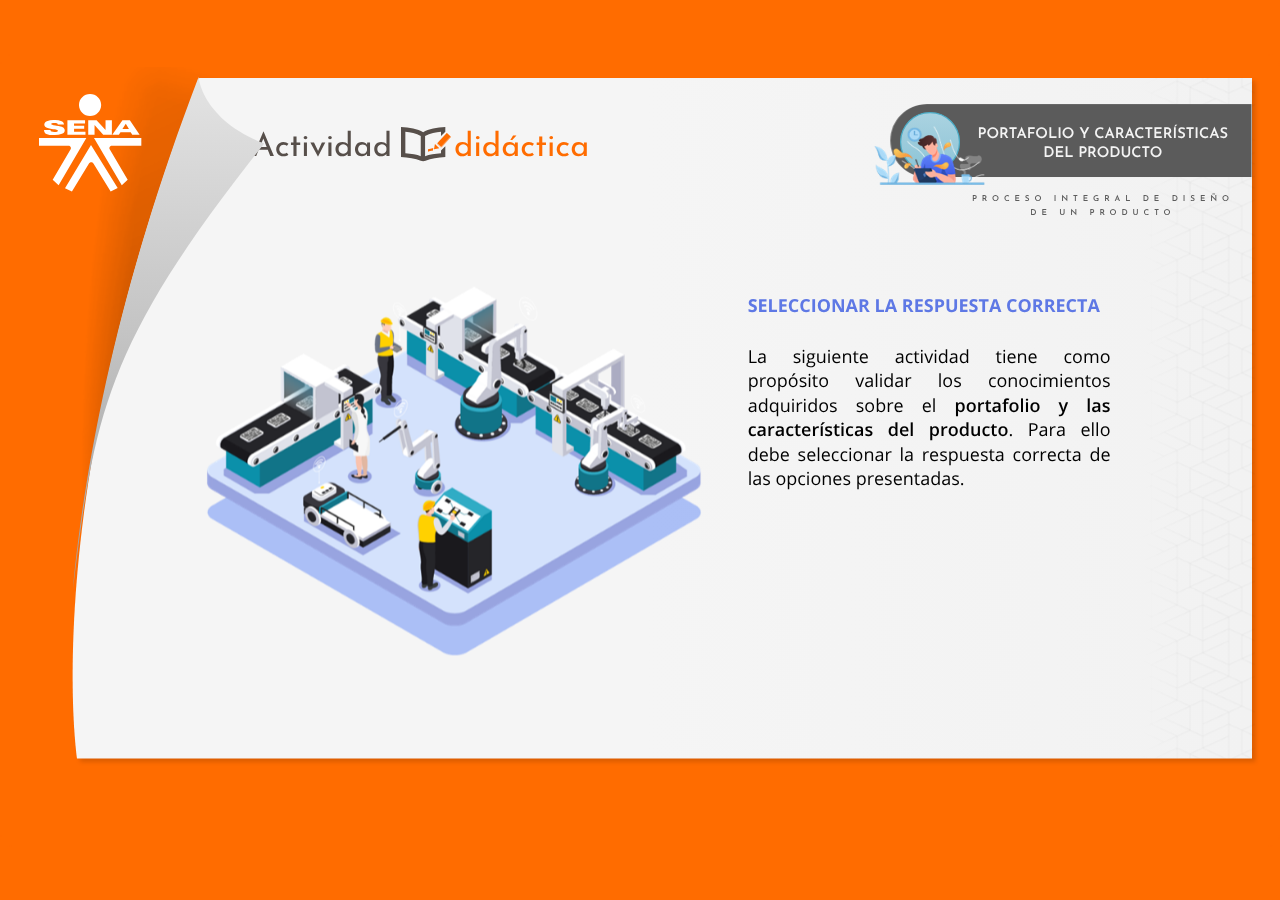
<file: public/media/actividad-1/index.html>
<!DOCTYPE html>
<html lang="es">
<head>
  <meta charset="utf-8">
  <!-- Creado con Storyline 360 - http://www.articulate.com  -->
  <!-- version: 3.41.22509.0 -->
  <title>SENA - Actividad Did&#225;ctica 04</title>
  <meta http-equiv="x-ua-compatible" content="IE=edge" />
  <meta name="viewport" content="width=device-width, initial-scale=1.0, user-scalable=no, shrink-to-fit=no, minimal-ui" />
  <meta name="apple-mobile-web-app-capable" content="yes" />
  <style>
    html, body { height: 100%; padding: 0; margin: 0 }
    #app { height: 100%; width: 100%; }
  </style>
  
  <script>window.THREE = { };</script>
</head>
<body style="background: #FF6C00" class="cs-HTML theme-classic">
  <!-- 360 -->
  <script>!function(e){function n(e,i){return e.test(i)}function i(e){var i=e||navigator.userAgent,o=i.split("[FBAN");if(void 0!==o[1]&&(i=o[0]),this.apple={phone:n(t,i),ipod:n(d,i),tablet:!n(t,i)&&n(s,i),device:n(t,i)||n(d,i)||n(s,i)},this.amazon={phone:n(h,i),tablet:!n(h,i)&&n(a,i),device:n(h,i)||n(a,i)},this.android={phone:n(h,i)||n(b,i),tablet:!n(h,i)&&!n(b,i)&&(n(a,i)||n(r,i)),device:n(h,i)||n(a,i)||n(b,i)||n(r,i)},this.windows={phone:n(l,i),tablet:n(p,i),device:n(l,i)||n(p,i)},this.other={blackberry:n(f,i),blackberry10:n(u,i),opera:n(c,i),firefox:n(A,i),chrome:n(w,i),device:n(f,i)||n(u,i)||n(c,i)||n(A,i)||n(w,i)},this.seven_inch=n(v,i),this.any=this.apple.device||this.android.device||this.windows.device||this.other.device||this.seven_inch,this.phone=this.apple.phone||this.android.phone||this.windows.phone,this.tablet=this.apple.tablet||this.android.tablet||this.windows.tablet,"undefined"==typeof window)return this}function o(){var e=new i;return e.Class=i,e}var t=/iPhone/i,d=/iPod/i,s=/iPad/i,b=/(?=.*\bAndroid\b)(?=.*\bMobile\b)/i,r=/Android/i,h=/(?=.*\bAndroid\b)(?=.*\bSD4930UR\b)/i,a=/(?=.*\bAndroid\b)(?=.*\b(?:KFOT|KFTT|KFJWI|KFJWA|KFSOWI|KFTHWI|KFTHWA|KFAPWI|KFAPWA|KFARWI|KFASWI|KFSAWI|KFSAWA)\b)/i,l=/IEMobile/i,p=/(?=.*\bWindows\b)(?=.*\bARM\b)/i,f=/BlackBerry/i,u=/BB10/i,c=/Opera Mini/i,w=/(CriOS|Chrome)(?=.*\bMobile\b)/i,A=/(?=.*\bFirefox\b)(?=.*\bMobile\b)/i,v=new RegExp("(?:Nexus 7|BNTV250|Kindle Fire|Silk|GT-P1000)","i");"undefined"!=typeof module&&module.exports&&"undefined"==typeof window?module.exports=i:"undefined"!=typeof module&&module.exports&&"undefined"!=typeof window?module.exports=o():"function"==typeof define&&define.amd?define("isMobile",[],e.isMobile=o()):e.isMobile=o()}(this);
    window.isMobile.apple.tablet = window.isMobile.apple.tablet ||
      (navigator.platform === 'MacIntel' && navigator.maxTouchPoints > 1);
    window.isMobile.apple.device = window.isMobile.apple.device || window.isMobile.apple.tablet;
    window.isMobile.tablet = window.isMobile.tablet || window.isMobile.apple.tablet;
    window.isMobile.any = window.isMobile.any || window.isMobile.apple.tablet;
  </script>

  <div id="focus-sink" aria-hidden="true" tabIndex="-1"></div>

  <div id="preso"></div>
  <script>
    window.DS = {};
    window.globals = {
      DATA_PATH_BASE: '',
      HAS_FRAME: true,
      HAS_SLIDE: true,

      lmsPresent: false,
      tinCanPresent: false,
      cmi5Present: false,
      aoSupport: false,
      scale: 'show all',
      captureRc: false,
      browserSize: 'optimal',
      bgColor: '#FF6C00',
      features: '',
      themeName: 'classic',
      preloaderColor: '#FFFFFF',
      suppressAnalytics: false,
      productChannel: 'stable',
      publishSource: 'storyline',
      aid: 'aid|942dc008-53e3-4bf8-be6b-c91d208d2bb5',
      cid: '28d42804-2ecf-4c5a-861e-de1da69d1401',
      playerVersion: '3.41.22509.0',
      maxIosVideoElements: 5,

      
      parseParams: function(qs) {
        if (window.globals.parsedParams != null) {
          return window.globals.parsedParams;
        }
        qs = (qs || window.location.search.substr(1)).split('+').join(' ');
        var params = {},
            tokens,
            re = /[?&]?([^=]+)=([^&]*)/g;

        while (tokens = re.exec(qs)) {
          params[decodeURIComponent(tokens[1]).trim()] =
            decodeURIComponent(tokens[2]).trim();
        }
        window.globals.parsedParams = params;
        return params;
      }

    };

    (function() {

      var classTypes = [ 'desktop', 'mobile', 'phone', 'tablet' ];

      var addDeviceClasses = function(prefix, testObj) {
        var curr, i;
        for (i = 0; i < classTypes.length; i++) {
          curr = classTypes[i];
          if (testObj[curr]) {
            document.body.classList.add(prefix + curr);
          }
        }
      };

      var params = window.globals.parseParams(),
          isDevicePreview = params.devicepreview === '1',
          isPhoneOverride = params.deviceType === 'phone' || (isDevicePreview && params.phone == '1'),
          isTabletOverride = (params.deviceType === 'tablet' || isDevicePreview) && !isPhoneOverride,
          isMobileOverride = isPhoneOverride || isTabletOverride;

      var deviceView = {
        desktop: !window.isMobile.any && !isMobileOverride,
        mobile: window.isMobile.any || isMobileOverride,
        phone: isPhoneOverride || (window.isMobile.phone && !isTabletOverride),
        tablet: isTabletOverride || window.isMobile.tablet
      };

      window.globals.deviceView = deviceView;
      window.isMobile.desktop = !window.isMobile.any;
      window.isMobile.mobile = window.isMobile.any;

      addDeviceClasses('view-', deviceView);

    })();
  </script>
  
  <script src='story_content/user.js' type=text/javascript></script>
  <div class="slide-loader"></div>

  <script type="text/javascript">
    if (window.globals.deviceView.isMobile) { var doc = document, loader = doc.body.querySelector('.slide-loader'); [ 1, 2, 3 ].forEach(function(n) { var d = doc.createElement('div'); d.style.backgroundColor = window.globals.preloaderColor; d.classList.add('mobile-loader-dot'); d.classList.add('dot' + n); loader.appendChild(d); }); }
  </script>

  <div class="mobile-load-title-overlay" style="display: none">
    <div class="mobile-load-title">SENA - Actividad Did&#225;ctica 04</div>
  </div>

  <div class="mobile-chrome-warning"></div>

  <script>
    
    if (window.autoSpider && window.vInterfaceObject) {
      document.querySelector('.mobile-load-title-overlay').style.display = 'none';
    }
  </script>

  

  <link rel="stylesheet" href="html5/data/css/output.min.css" data-noprefix />
</body>
<script src="html5/lib/scripts/ds-bootstrap.min.js"></script>
</html>
</file>
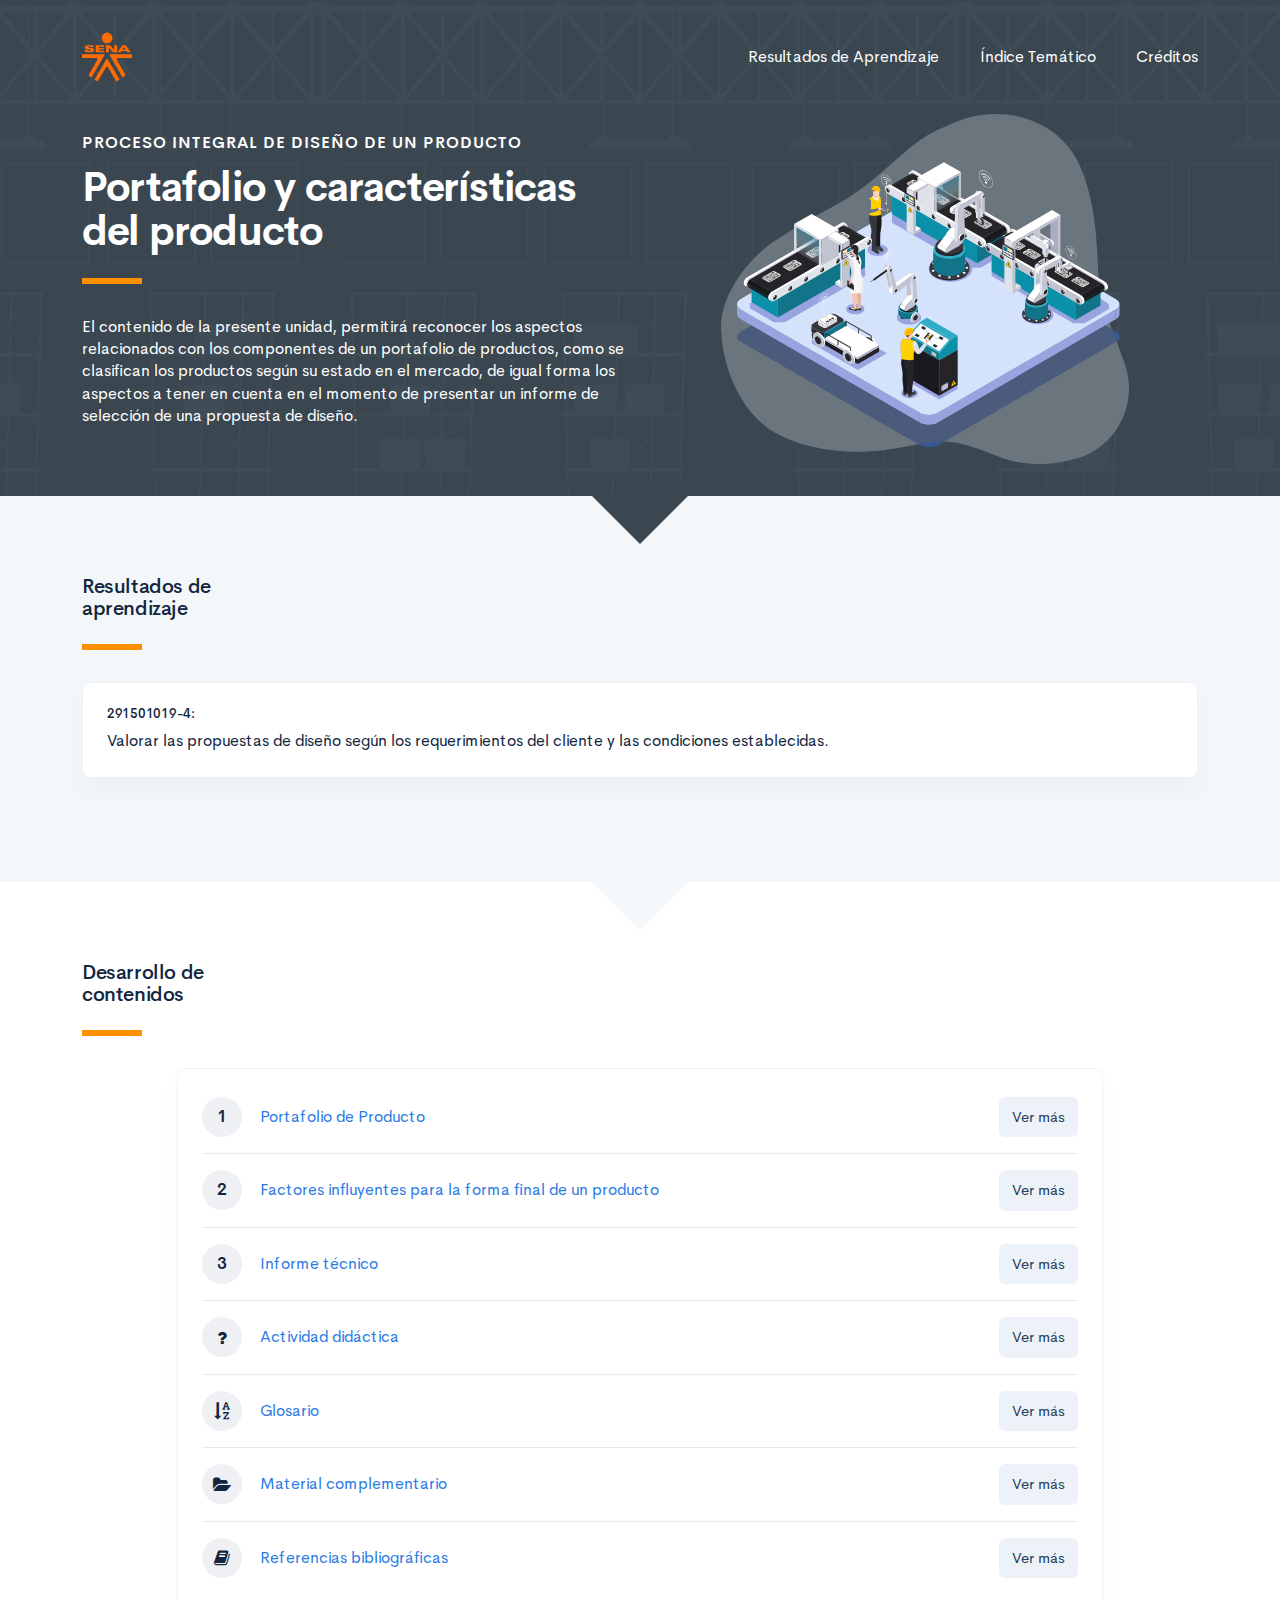
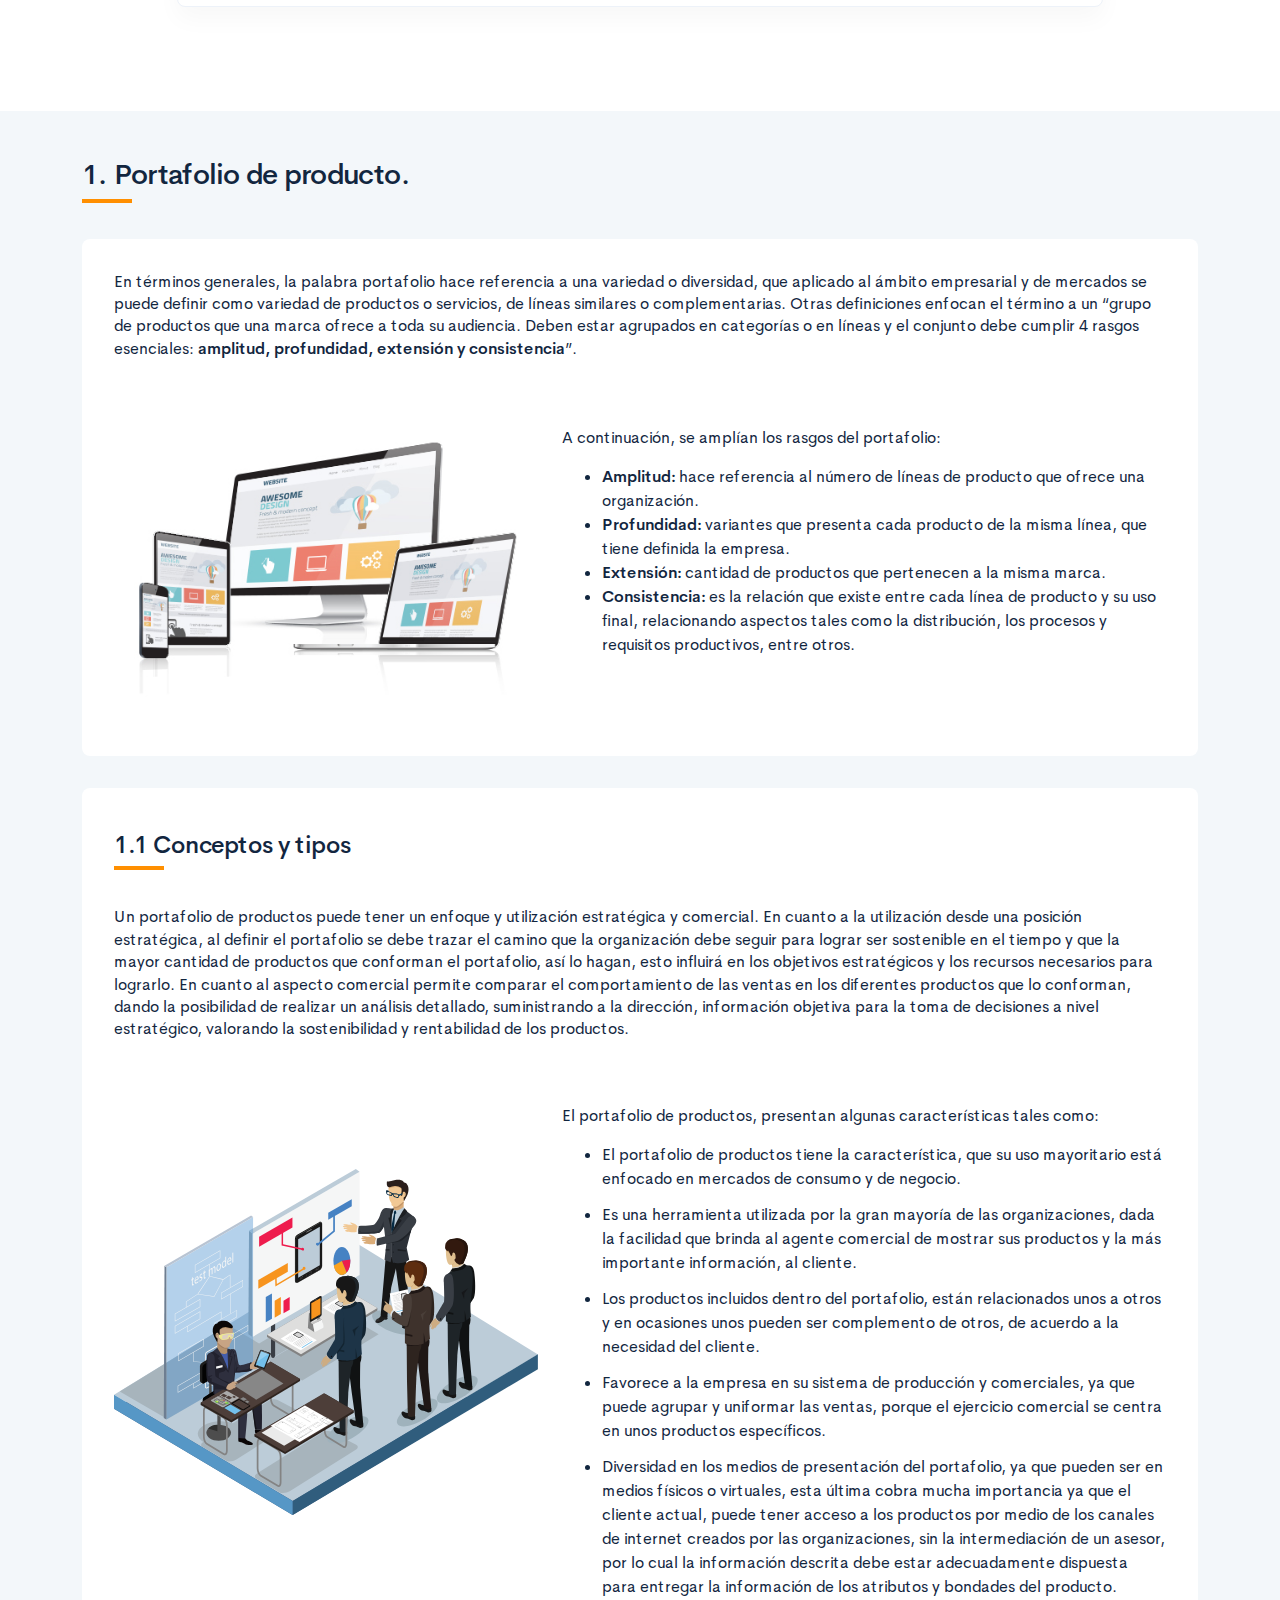
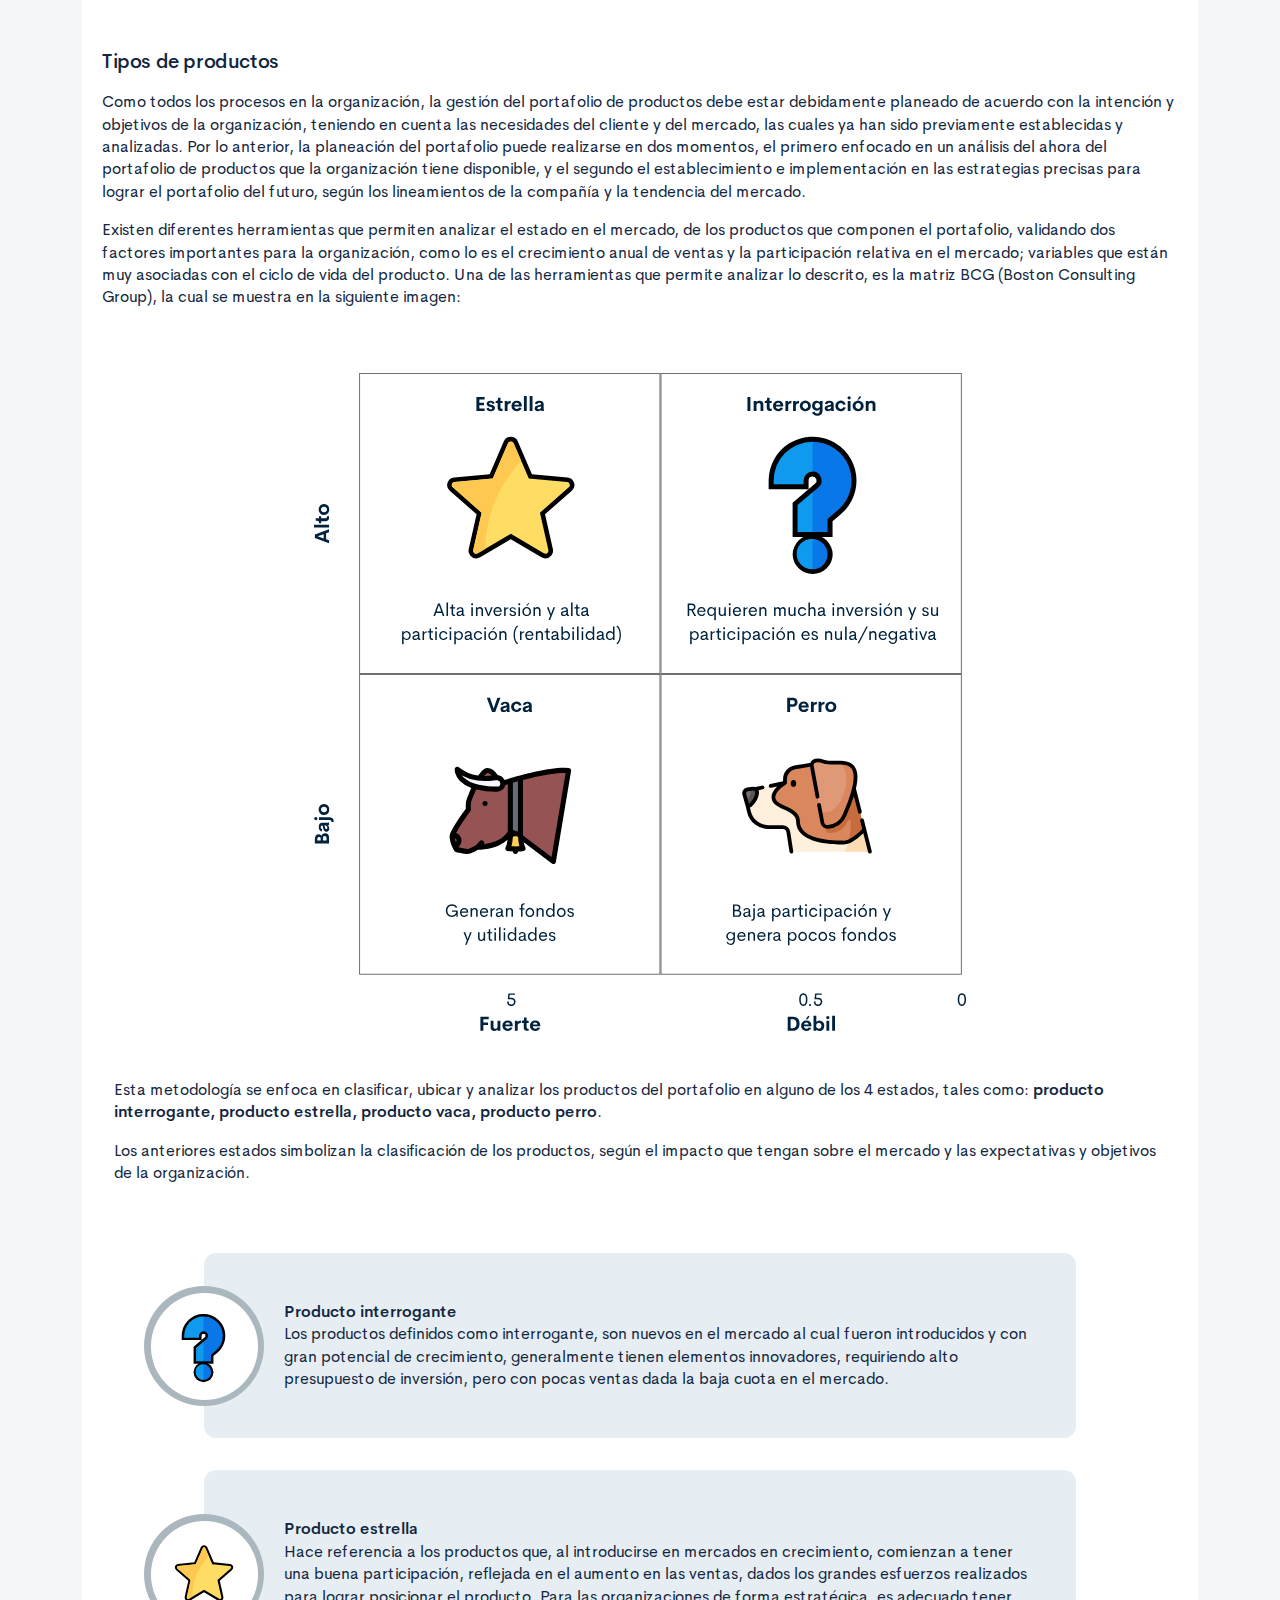
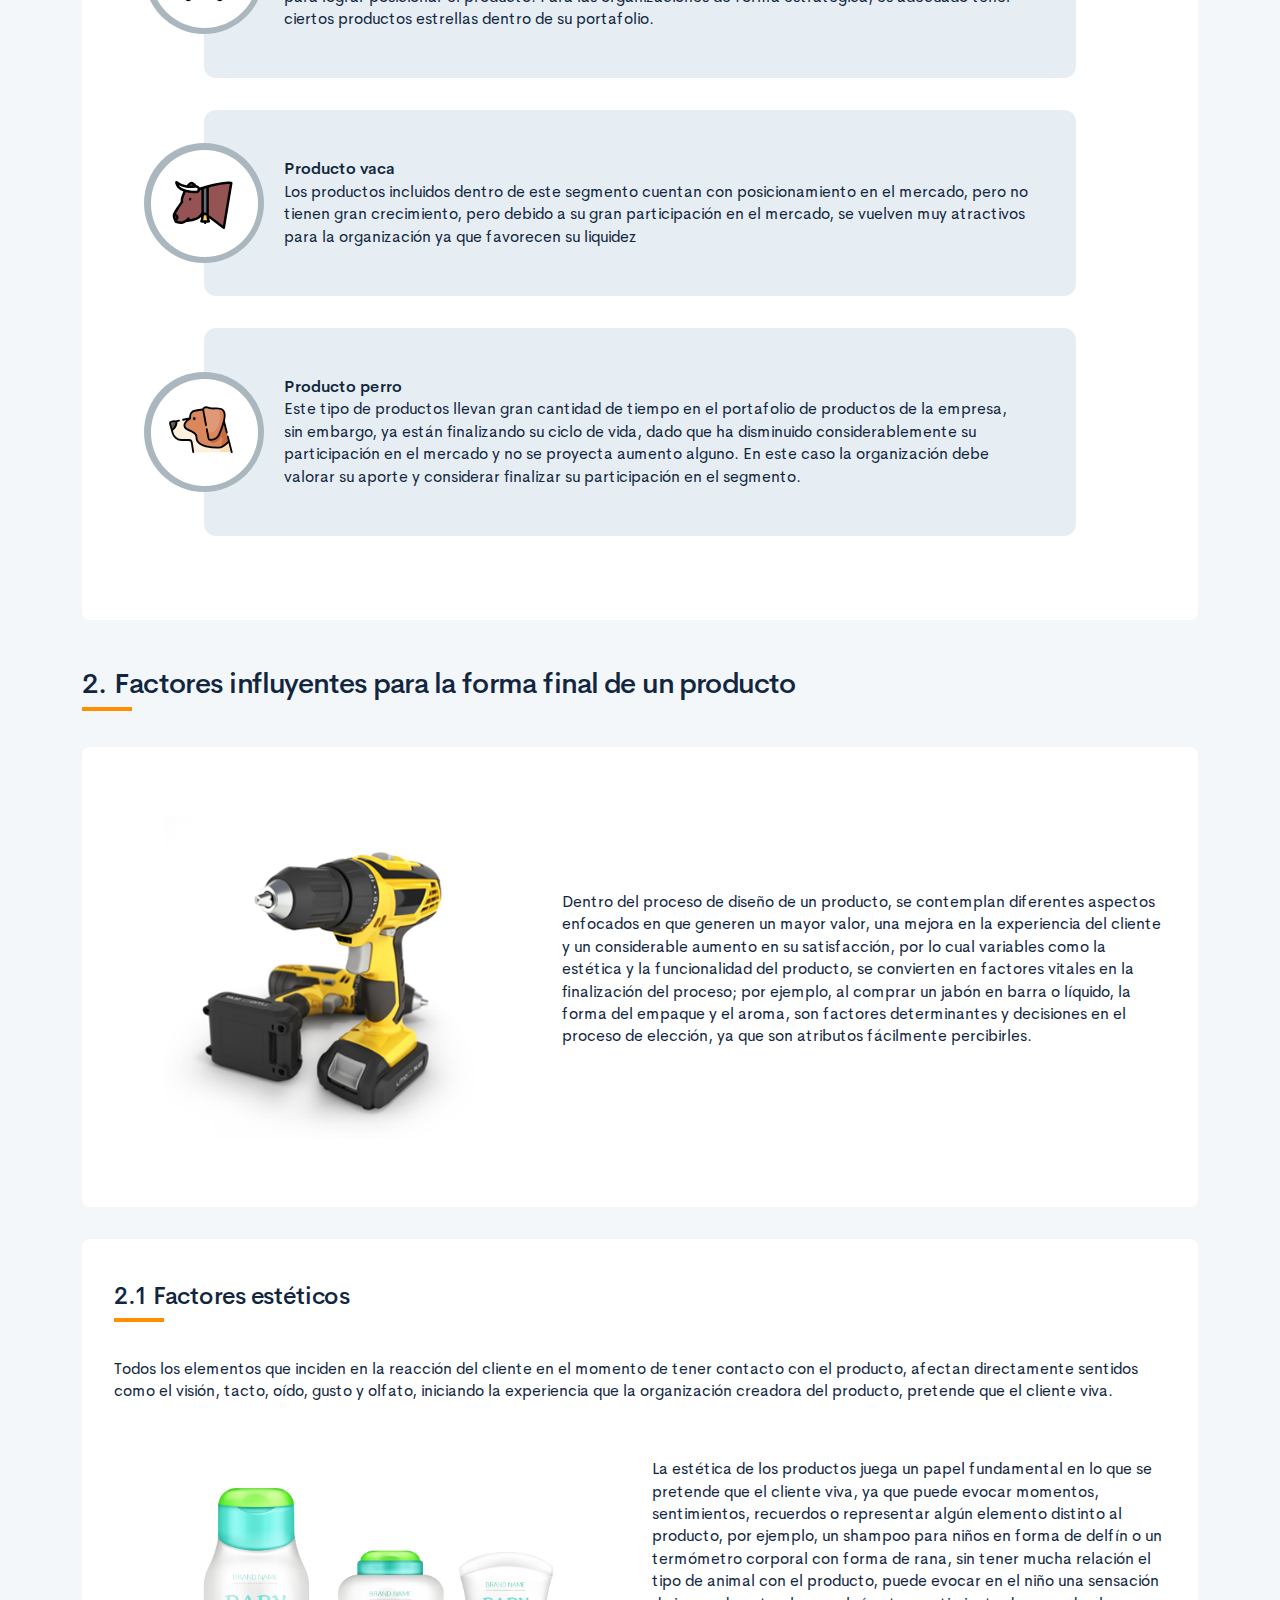
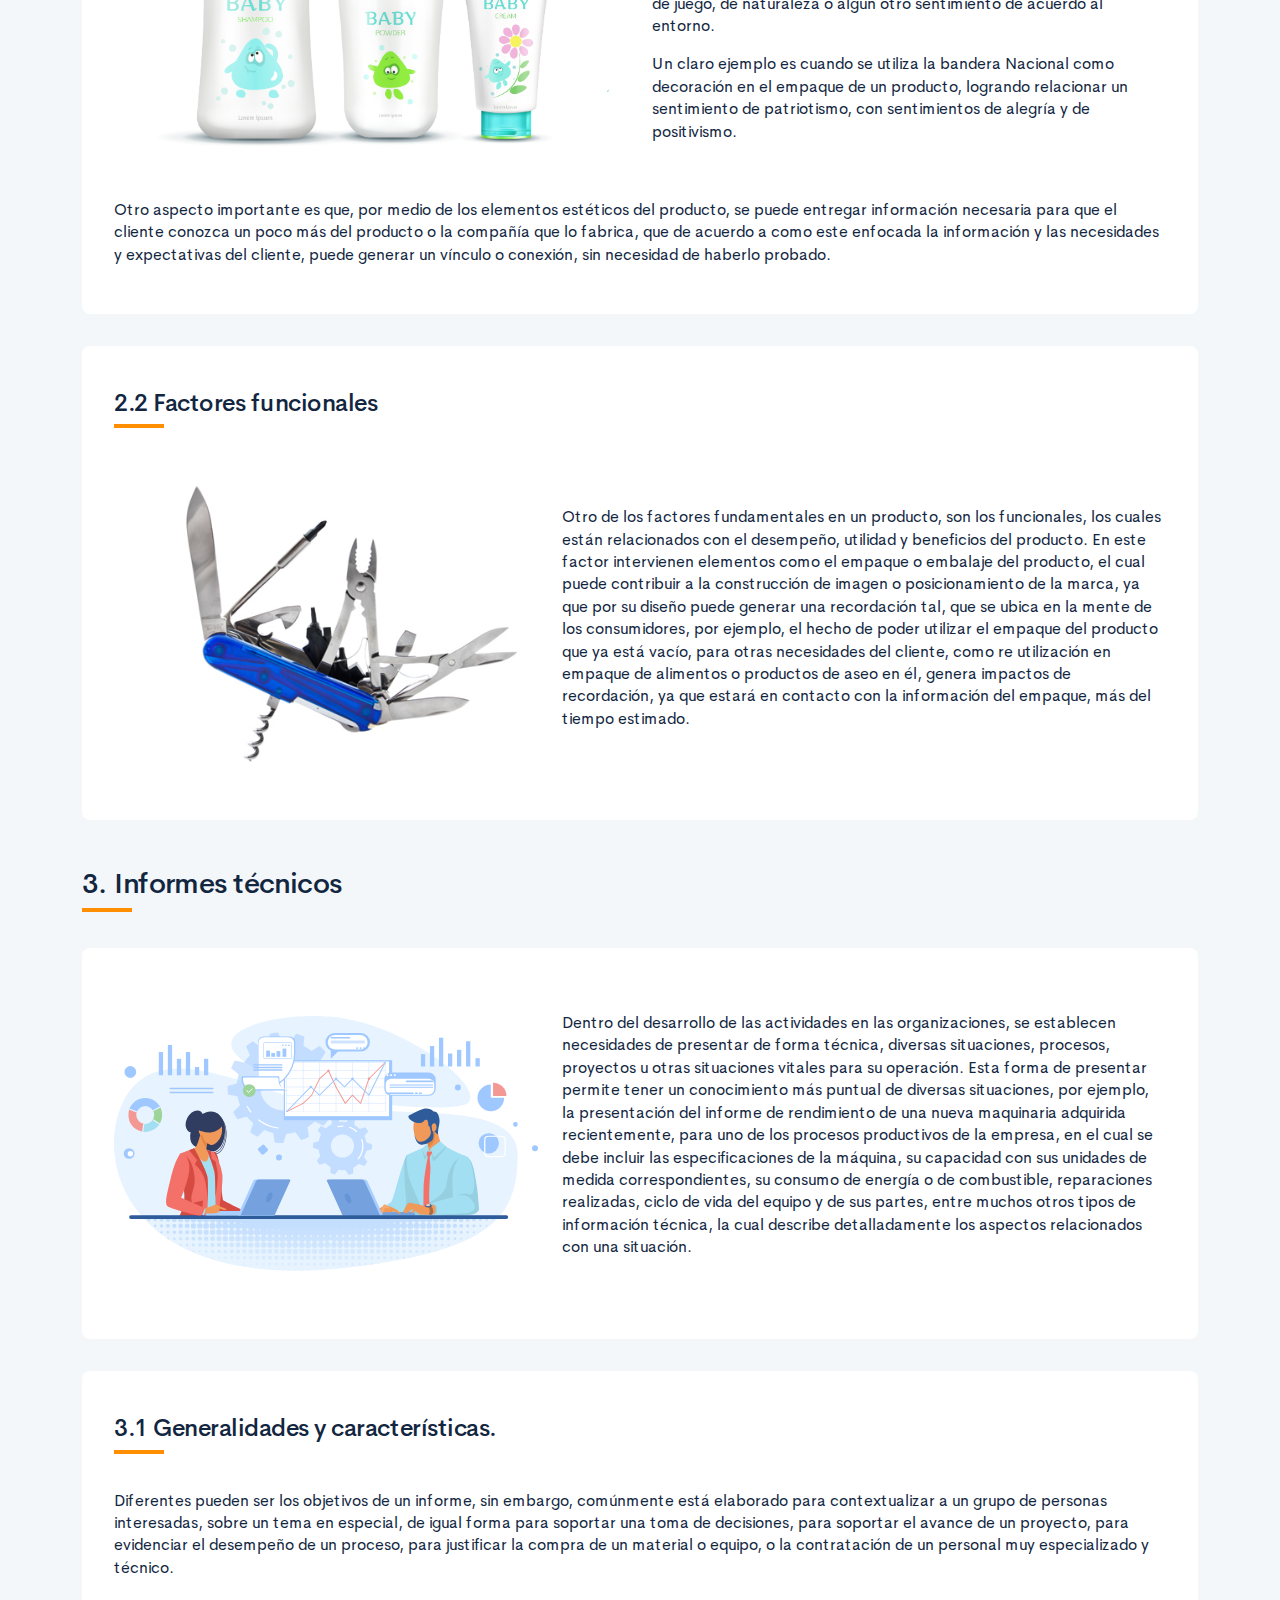
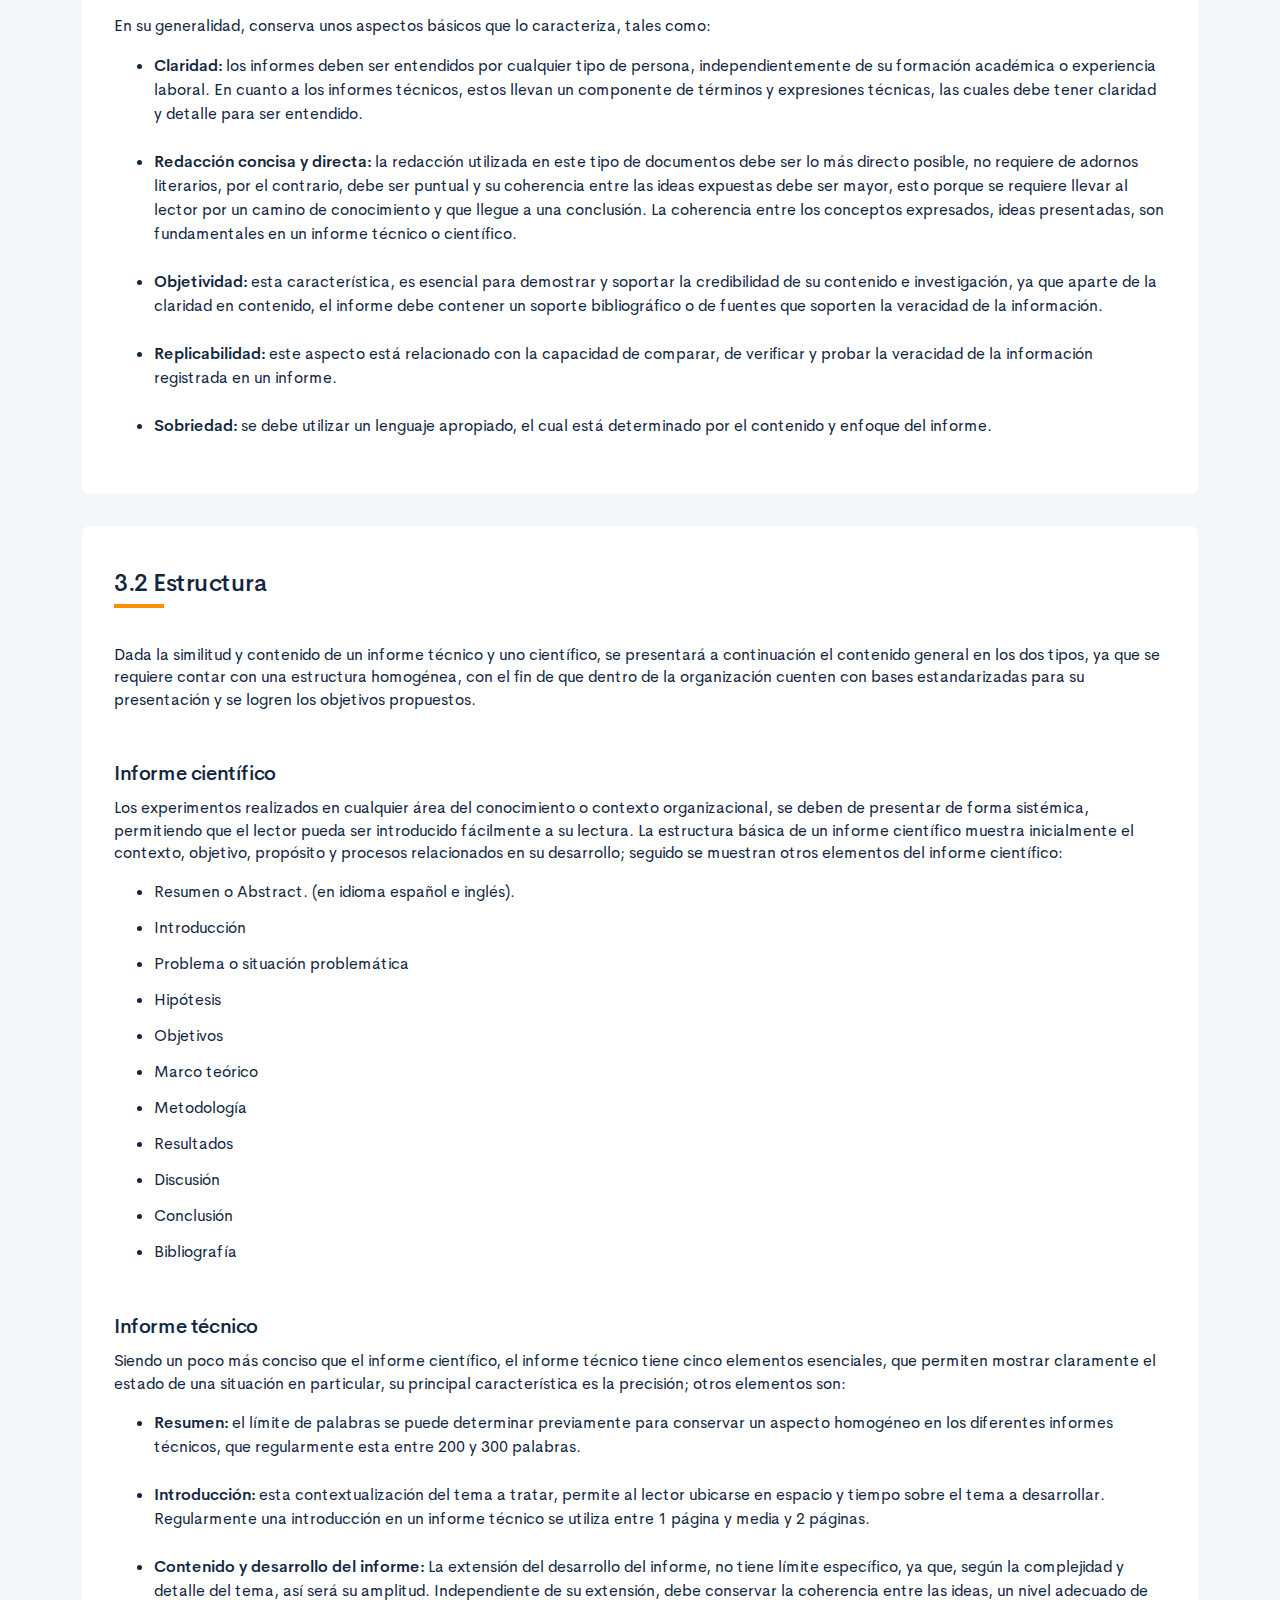
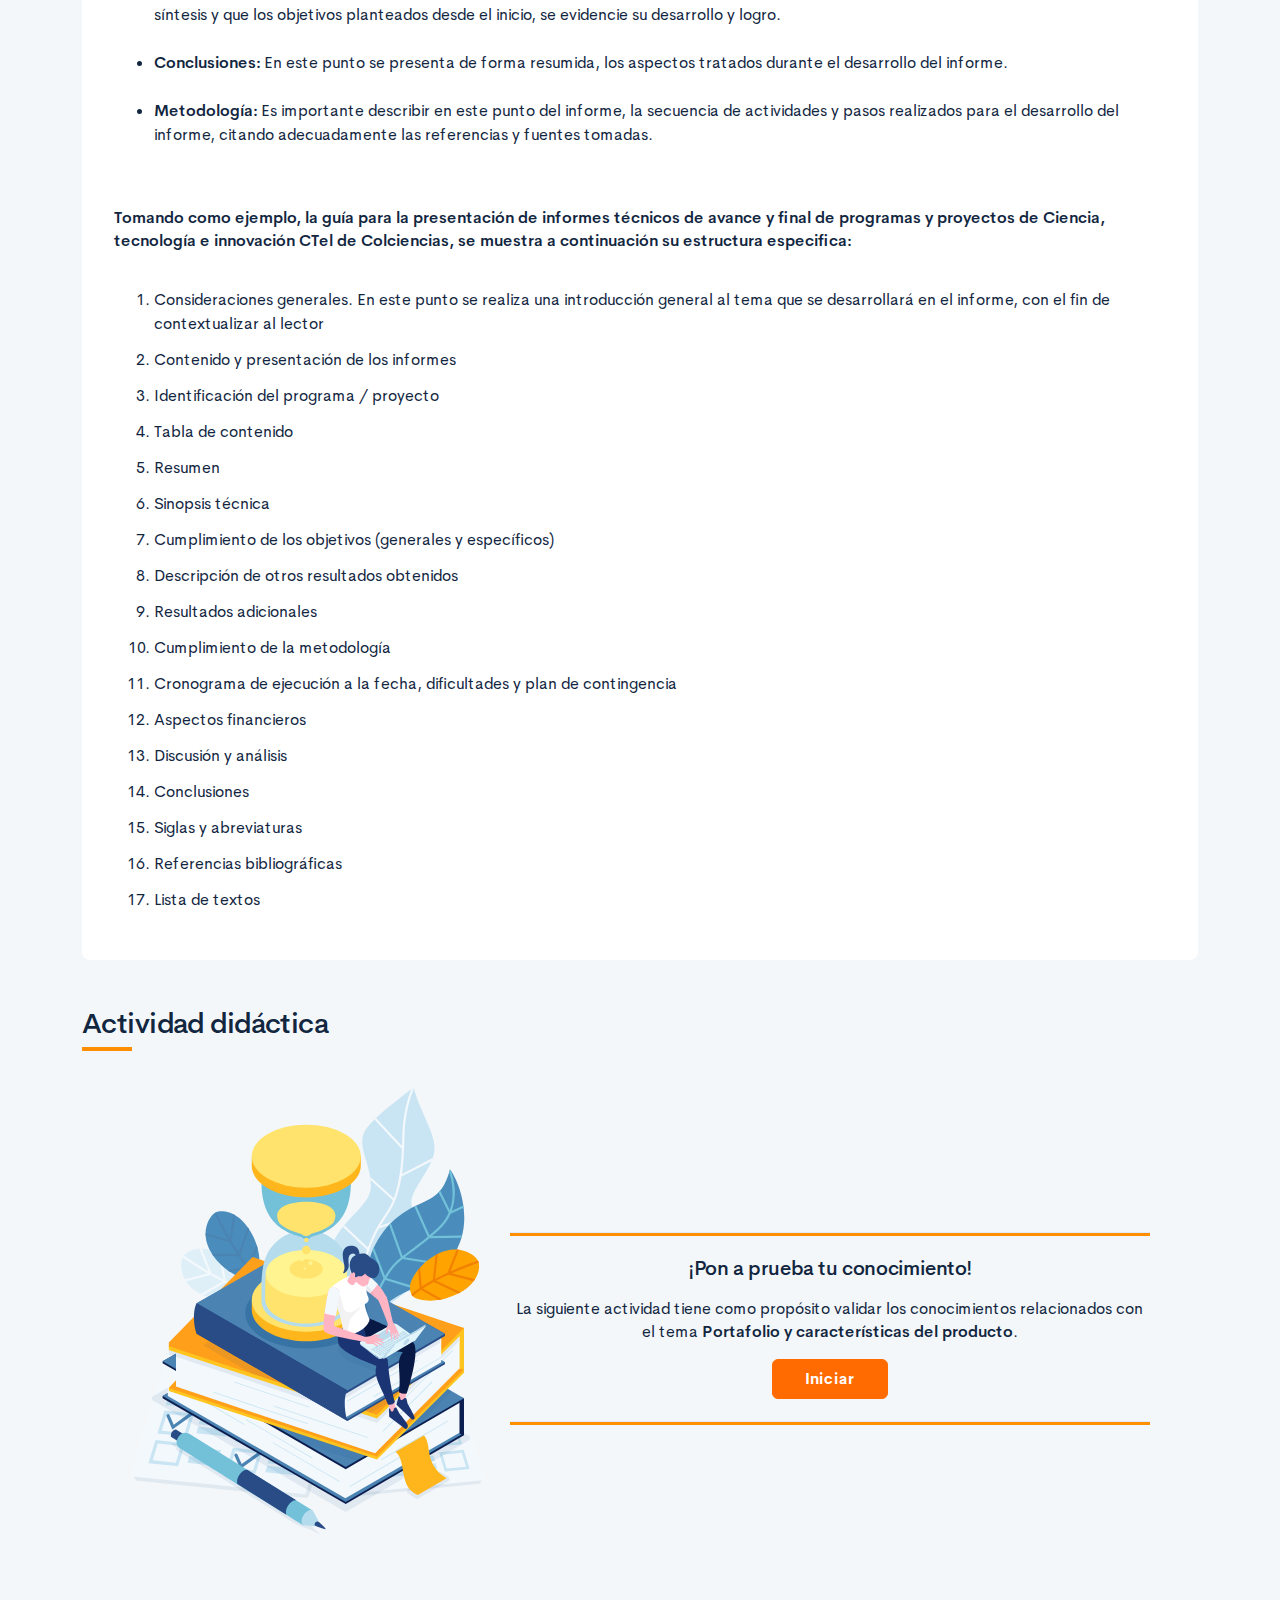
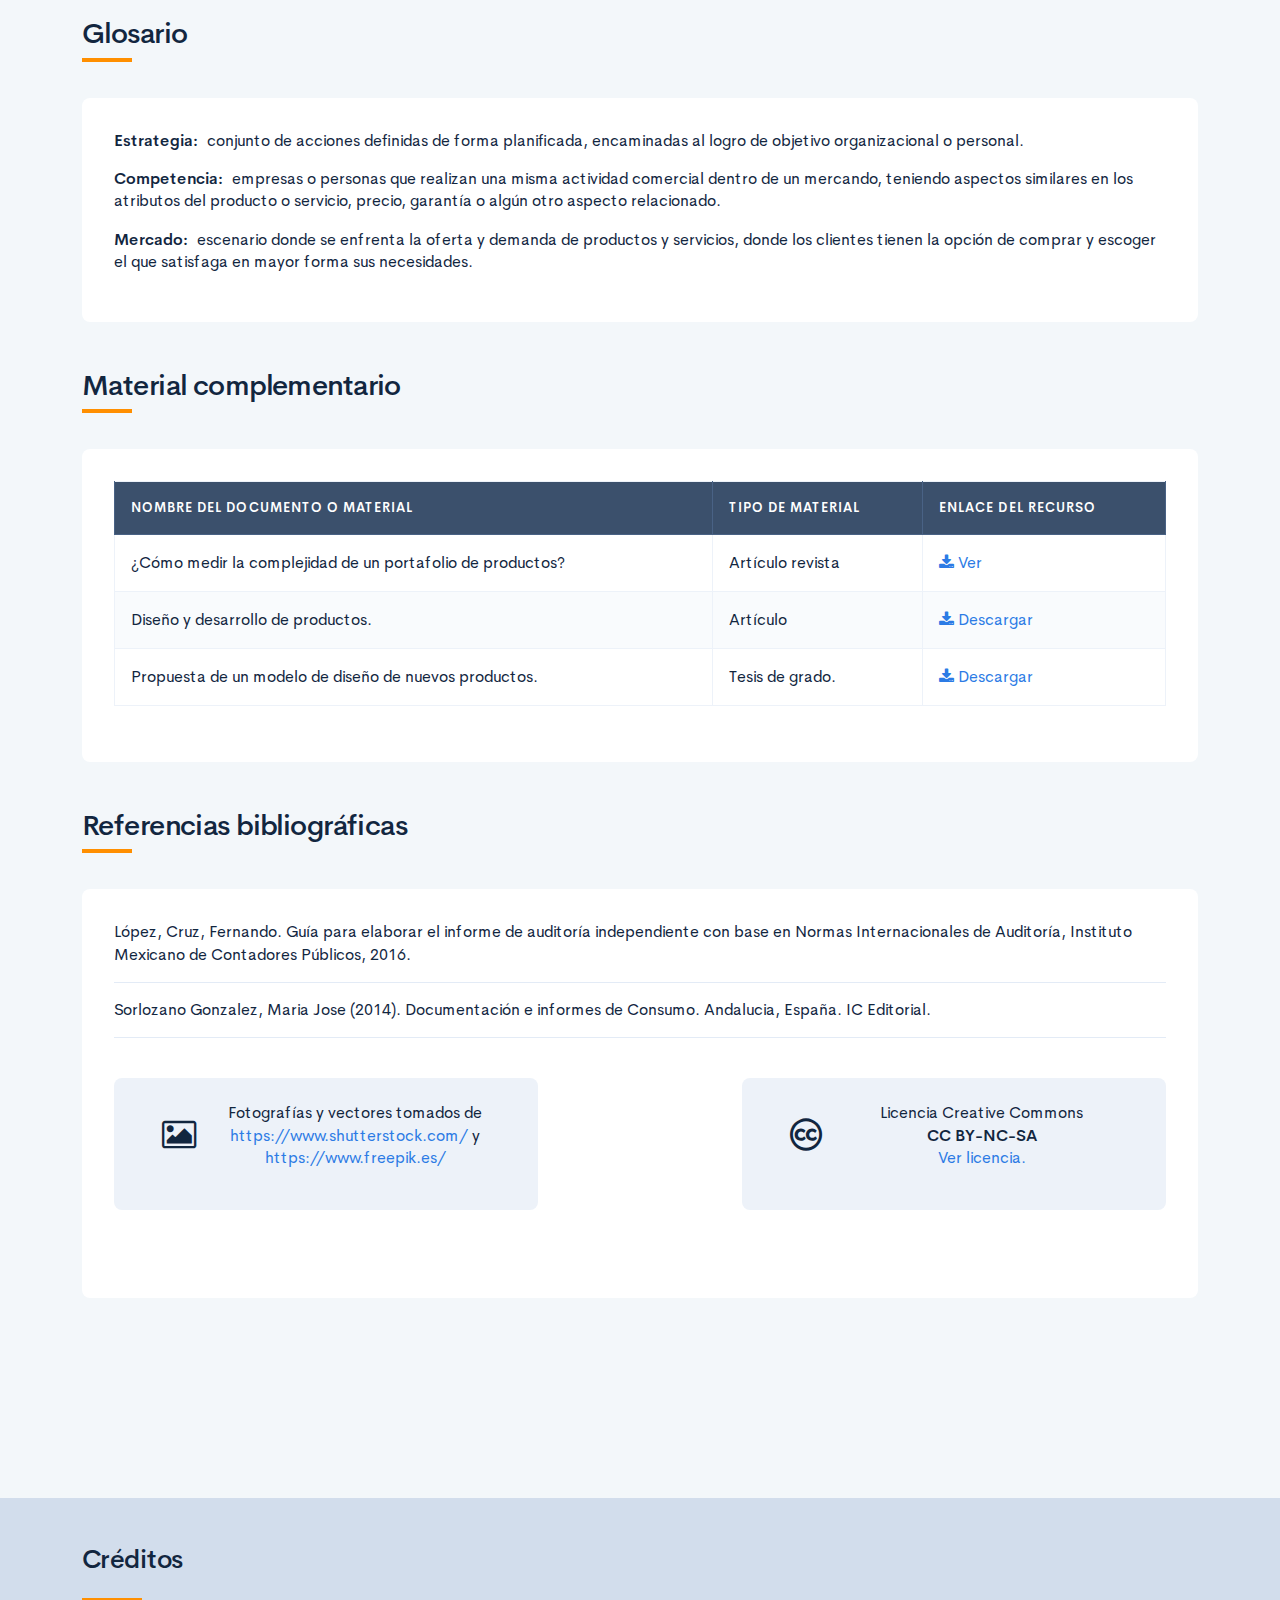
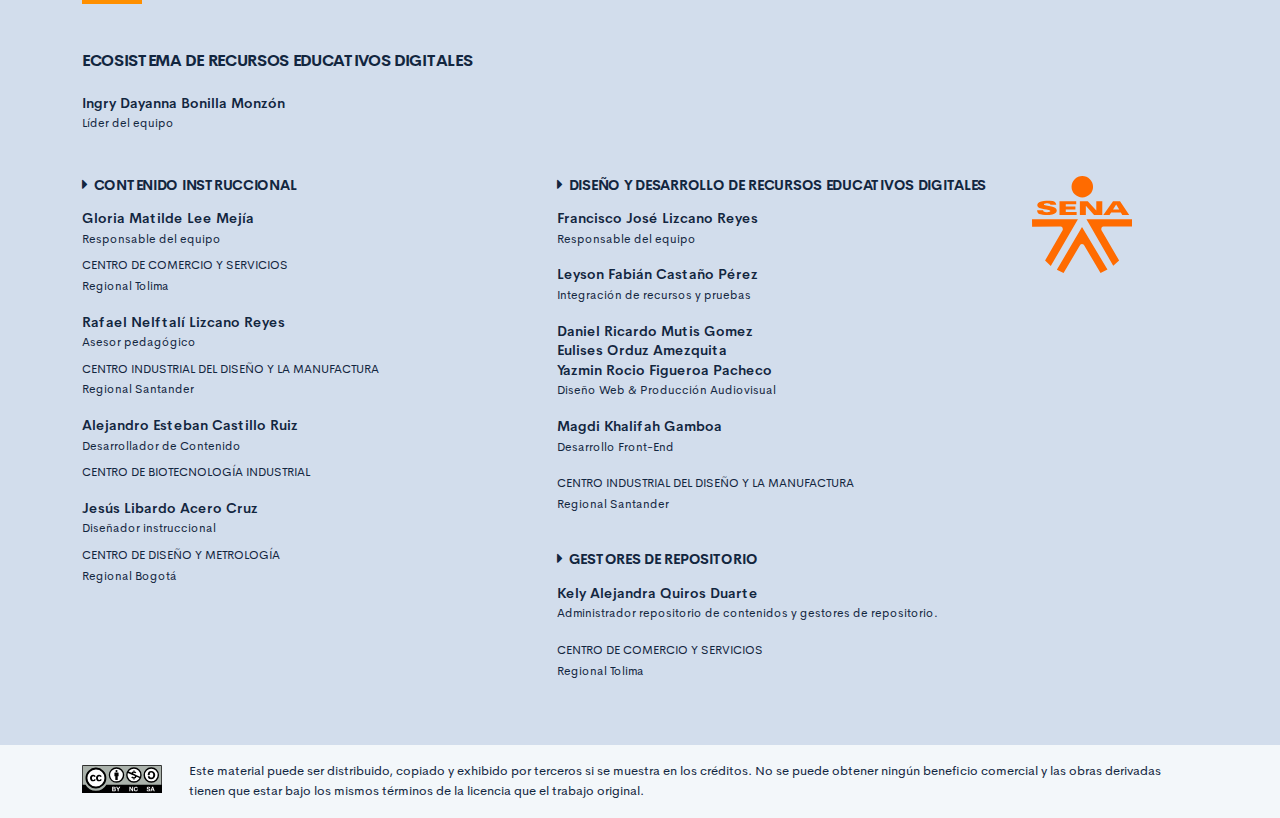
<file: public/material.html>
<!DOCTYPE html>
<html lang="es">
    <head>
        <meta charset="UTF-8">
        <meta name="viewport" content="width=device-width, user-scalable=no, initial-scale=1.0, maximum-scale=1.0, minimum-scale=1.0">
        <title>Portafolio y características del producto</title>
        <meta meta name="description" content="El contenido de la presente unidad, permitirá reconocer los aspectos relacionados con los componentes de un portafolio de productos, como se clasifican los productos según su estado en el mercado, de igual forma los aspectos a tener en cuenta en el momento de presentar un informe de selección de una propuesta de diseño.">
        <link rel="icon" type="image/svg+xml" href="assets/images/logos/senaLogo.svg">
        <link rel="stylesheet" href="assets/fonts/feather/feather.css">
        <link rel="stylesheet" href="assets/fonts/fontawesome/css/font-awesome.css">
        <link href="assets/css/fancybox.css" rel="stylesheet">
        <link href="assets/css/animate.css" rel="stylesheet">
        <link rel="stylesheet" href="assets/css/main.css">
    </head>
    <body class="theme-dark page-header-textura" id="page-home">
        <header class="curso-presentacion page-header" id="CursoPresentacion">
            <div class="page-textura">
                <div class="container">
                    <div class="curso-topbar justify-content-center justify-content-md-between"><a class="curso-topbar__logo"><svg xmlns="http://www.w3.org/2000/svg" width="168.273" height="164.177" viewBox="0 0 168.273 164.177">
                                <path id="SENA_LOGO" data-name="SENA LOGO" d="M85.349,1a18.09,18.09,0,1,0,18.09,18.09h0A18.1,18.1,0,0,0,85.349,1ZM25.617,42.983a33.722,33.722,0,0,0-9.386,1.024,11.156,11.156,0,0,0-5.12,2.56A5.346,5.346,0,0,0,10.086,52.2c.683,1.707,2.56,2.9,4.608,3.584,4.437,1.536,9.386,1.877,13.994,2.731a5.1,5.1,0,0,1,2.389,1.024,1.369,1.369,0,0,1-.683,2.048,9.146,9.146,0,0,1-5.291.683A8.354,8.354,0,0,1,20.5,61.244a1.962,1.962,0,0,1-.853-2.389H9.233A7.663,7.663,0,0,0,10.6,63.463a7.59,7.59,0,0,0,4.267,2.389A28.541,28.541,0,0,0,23.4,66.876,52.426,52.426,0,0,0,35,66.023a11.043,11.043,0,0,0,5.8-2.9,5.358,5.358,0,0,0-1.365-8.533,21.267,21.267,0,0,0-5.8-2.048c-3.072-.683-5.973-1.024-9.045-1.536a9.114,9.114,0,0,1-3.072-.853,1.226,1.226,0,0,1,0-2.219,9.369,9.369,0,0,1,4.437-.683,10.554,10.554,0,0,1,4.608.853A1.877,1.877,0,0,1,31.59,49.81h9.9a5.669,5.669,0,0,0-1.195-3.584A8.875,8.875,0,0,0,35.515,43.5c-3.584-.341-6.827-.512-9.9-.512Zm21.333.683V67.217H75.792V62.1H57.531V57.489H73.744V52.54H57.531V48.786H75.109v-5.12Zm47.615,0H81.253V67.217H91.322V51.346l13.824,15.872h13.824V43.666H108.9v15.7Zm42.495,0L120.676,67.217h10.581l2.56-4.267H150.2l2.389,4.267h11.776l-15.53-23.551ZM142.35,49.3l5.12,8.533h-10.41ZM.7,74.044l.171,12.8L49,86.673c2.389.512,3.925,2.048,3.413,5.8l-29.7,51.711,9.557,9.045L78.01,74.044Zm91.646,0L137.4,152.89l9.9-8.874L117.433,92.3c-.512-3.584.853-5.291,3.413-5.8l48.127.171V74.044ZM84.837,87.185,42.512,159.546l11.264,5.461,28.159-47.615a4.283,4.283,0,0,1,2.9-1.195,4.681,4.681,0,0,1,3.072,1.195l28.159,47.786,11.605-5.973Z" transform="translate(-0.7 -1)" fill="#FF6B00" />
                            </svg>
                        </a><a class="curso-topbar__menubar collapsed btn-menu-responsive d-none" data-toggle="collapse" href="#curso-topbar__nav" aria-expanded="false"><span></span><span></span><span></span></a>
                        <nav class="curso-topbar__nav collapse show d-none d-md-block" id="curso-topbar__nav">
                            <ul class="curso-topbar__list">
                                <li class="curso-topbar__item"><a class="curso-topbar__link" href="#ResultadosAprendizaje"><span class="text-white">Resultados de Aprendizaje</span></a></li>
                                <li class="curso-topbar__item"><a class="curso-topbar__link" href="#IndiceTematico"><span class="text-white">Índice Temático</span></a></li>
                                <li class="curso-topbar__item"><a class="curso-topbar__link" href="#Creditos"><span class="text-white">Créditos</span></a></li>
                            </ul>
                        </nav>
                    </div>
                    <div class="curso-portada">
                        <div class="row align-items-center">
                            <div class="col-12 col-lg-6">
                                <h3 class="curso-subtitulo" id="curso-titulo-componente">Proceso Integral de Diseño de un Producto</h3>
                                <h1 class="curso-titulo" id="curso-titulo-tema">Portafolio y características del producto</h1>
                                <div class="brand-line-primary"></div>
                                <p class="curso-descripcion">El contenido de la presente unidad, permitirá reconocer los aspectos relacionados con los componentes de un portafolio de productos, como se clasifican los productos según su estado en el mercado, de igual forma los aspectos a tener en cuenta en el momento de presentar un informe de selección de una propuesta de diseño. </p>
                            </div>
                            <div class="col-12 col-lg-6 text-center">
                                <div class="d-none d-lg-block"><img class="curso-imagen" src="assets/images/header/header_media.svg" /></div>
                            </div>
                        </div>
                    </div>
                </div>
            </div>
        </header>
        <section class="curso-resultados section bg-base-light" id="ResultadosAprendizaje">
            <div class="container">
                <h2> Resultados de <br>aprendizaje</h2>
                <div class="brand-line-primary"></div>
                <div class="card resultado-item">
                    <div class="card-body">
                        <h5>291501019-4:</h5>
                        <p class="mb-0">Valorar las propuestas de diseño según los requerimientos del cliente y las condiciones establecidas.</p>
                    </div>
                </div>
            </div>
        </section>
        <section class="curso-indice-tematico section" id="IndiceTematico">
            <div class="container">
                <h2>Desarrollo de <br>contenidos</h2>
                <div class="brand-line-primary"></div>
                <div class="row justify-content-center">
                    <div class="col-12 col-sm-10">
                        <div class="card wow flipInX" data-wow-delay=".4s">
                            <div class="card-body">
                                <ul class="list-group list-group-flush list my-n3 nav-temas">
                                    <li class="list-group-item nav-tema-item">
                                        <div class="row align-items-center">
                                            <div class="col-auto">
                                                <div class="avatar avatar-sm"><span class="nav-tema-item__icon avatar-title font-size-lg bg-secondary-soft rounded-circle text-primary font-weight-bold">1</span></div>
                                            </div>
                                            <div class="col ml-n2"><span class="nav-tema-item__titulo"> <a href="#tema-1">Portafolio de Producto</a></span></div>
                                            <div class="col-auto"> <a class="btn btn-light nav-tema-item__btn" href="#tema-1">Ver más</a></div>
                                        </div>
                                    </li>
                                    <li class="list-group-item nav-tema-item">
                                        <div class="row align-items-center">
                                            <div class="col-auto">
                                                <div class="avatar avatar-sm"><span class="nav-tema-item__icon avatar-title font-size-lg bg-secondary-soft rounded-circle text-primary font-weight-bold">2</span></div>
                                            </div>
                                            <div class="col ml-n2"><span class="nav-tema-item__titulo"> <a href="#tema-2">Factores influyentes para la forma final de un producto</a></span></div>
                                            <div class="col-auto"> <a class="btn btn-light nav-tema-item__btn" href="#tema-2">Ver más</a></div>
                                        </div>
                                    </li>
                                    <li class="list-group-item nav-tema-item">
                                        <div class="row align-items-center">
                                            <div class="col-auto">
                                                <div class="avatar avatar-sm"><span class="nav-tema-item__icon avatar-title font-size-lg bg-secondary-soft rounded-circle text-primary font-weight-bold">3</span></div>
                                            </div>
                                            <div class="col ml-n2"><span class="nav-tema-item__titulo"> <a href="#tema-3">Informe técnico</a></span></div>
                                            <div class="col-auto"> <a class="btn btn-light nav-tema-item__btn" href="#tema-3">Ver más</a></div>
                                        </div>
                                    </li>
                                    <li class="list-group-item nav-tema-item">
                                        <div class="row align-items-center">
                                            <div class="col-auto">
                                                <div class="avatar avatar-sm"><span class="nav-tema-item__icon avatar-title font-size-lg bg-secondary-soft rounded-circle text-primary font-weight-bold"> <i class="fa fa-question"></i></span></div>
                                            </div>
                                            <div class="col ml-n2"><span class="nav-tema-item__titulo"> <a href="#evaluacion">Actividad didáctica</a></span></div>
                                            <div class="col-auto"> <a class="btn btn-light nav-tema-item__btn" href="#evaluacion">Ver más</a></div>
                                        </div>
                                    </li>
                                    <li class="list-group-item nav-tema-item">
                                        <div class="row align-items-center">
                                            <div class="col-auto">
                                                <div class="avatar avatar-sm"><span class="nav-tema-item__icon avatar-title font-size-lg bg-secondary-soft rounded-circle text-primary font-weight-bold"> <i class="fa fa-sort-alpha-asc"></i></span></div>
                                            </div>
                                            <div class="col ml-n2"><span class="nav-tema-item__titulo"> <a href="#glosario">Glosario</a></span></div>
                                            <div class="col-auto"> <a class="btn btn-light nav-tema-item__btn" href="#glosario">Ver más</a></div>
                                        </div>
                                    </li>
                                    <li class="list-group-item nav-tema-item">
                                        <div class="row align-items-center">
                                            <div class="col-auto">
                                                <div class="avatar avatar-sm"><span class="nav-tema-item__icon avatar-title font-size-lg bg-secondary-soft rounded-circle text-primary font-weight-bold"> <i class="fa fa-folder-open"></i></span></div>
                                            </div>
                                            <div class="col ml-n2"><span class="nav-tema-item__titulo"> <a href="#anexos">Material complementario</a></span></div>
                                            <div class="col-auto"> <a class="btn btn-light nav-tema-item__btn" href="#anexos">Ver más</a></div>
                                        </div>
                                    </li>
                                    <li class="list-group-item nav-tema-item">
                                        <div class="row align-items-center">
                                            <div class="col-auto">
                                                <div class="avatar avatar-sm"><span class="nav-tema-item__icon avatar-title font-size-lg bg-secondary-soft rounded-circle text-primary font-weight-bold"> <i class="fa fa-book"></i></span></div>
                                            </div>
                                            <div class="col ml-n2"><span class="nav-tema-item__titulo"> <a href="#referencias">Referencias bibliográficas</a></span></div>
                                            <div class="col-auto"> <a class="btn btn-light nav-tema-item__btn" href="#referencias">Ver más</a></div>
                                        </div>
                                    </li>
                                </ul>
                            </div>
                        </div>
                    </div>
                </div>
            </div>
        </section>
        <section id="mainContent">
            <div id="tema-1">
                <div class="container" id="page-introduccion">
                    <div class="header-ecored">
                        <h1>1. Portafolio de producto.</h1>
                    </div>
                    <div class="jumbotron bg-white">
                        <div class="row">
                            <div class="col-12">
                                <p>En términos generales, la palabra portafolio hace referencia a una variedad o diversidad, que aplicado al ámbito empresarial y de mercados se puede definir como variedad de productos o servicios, de líneas similares o complementarias. Otras definiciones enfocan el término a un “grupo de productos que una marca ofrece a toda su audiencia. Deben estar agrupados en categorías o en líneas y el conjunto debe cumplir 4 rasgos esenciales: <strong>amplitud, profundidad, extensión y consistencia</strong>”. </p>
                            </div>
                        </div>
                        <div class="row justify-content-center align-items-center my-3">
                            <div class="col-sm-9 col-md-5 d-flex justify-content-center"><img class="img-fluid" src="assets/images/pages/tema1/img_00.jpg" alt=""></div>
                            <div class="col">
                                <p>A continuación, se amplían los rasgos del portafolio:</p>
                                <ul>
                                    <li><strong>Amplitud:</strong> hace referencia al número de líneas de producto que ofrece una organización. </li>
                                    <li><strong>Profundidad:</strong> variantes que presenta cada producto de la misma línea, que tiene definida la empresa.</li>
                                    <li><strong>Extensión:</strong> cantidad de productos que pertenecen a la misma marca.</li>
                                    <li><strong>Consistencia:</strong> es la relación que existe entre cada línea de producto y su uso final, relacionando aspectos tales como la distribución, los procesos y requisitos productivos, entre otros. </li>
                                </ul>
                            </div>
                        </div>
                    </div>
                    <div class="jumbotron bg-white">
                        <div class="row">
                            <div class="col-12">
                                <div class="header-ecored mt-3" id="tema1_1">
                                    <h2>1.1 Conceptos y tipos</h2>
                                </div>
                            </div>
                        </div>
                        <div class="row">
                            <div class="col">
                                <p>Un portafolio de productos puede tener un enfoque y utilización estratégica y comercial. En cuanto a la utilización desde una posición estratégica, al definir el portafolio se debe trazar el camino que la organización debe seguir para lograr ser sostenible en el tiempo y que la mayor cantidad de productos que conforman el portafolio, así lo hagan, esto influirá en los objetivos estratégicos y los recursos necesarios para lograrlo. En cuanto al aspecto comercial permite comparar el comportamiento de las ventas en los diferentes productos que lo conforman, dando la posibilidad de realizar un análisis detallado, suministrando a la dirección, información objetiva para la toma de decisiones a nivel estratégico, valorando la sostenibilidad y rentabilidad de los productos.</p>
                            </div>
                        </div>
                        <div class="row justify-content-center align-items-center my-3">
                            <div class="col-sm-9 col-md-5 d-flex justify-content-center"><img class="img-fluid" src="assets/images/pages/tema1/img_01.svg" alt=""></div>
                            <div class="col">
                                <p class="mt-5">El portafolio de productos, presentan algunas características tales como: </p>
                                <ul>
                                    <li class="mb-3">El portafolio de productos tiene la característica, que su uso mayoritario está enfocado en mercados de consumo y de negocio.</li>
                                    <li class="mb-3"> Es una herramienta utilizada por la gran mayoría de las organizaciones, dada la facilidad que brinda al agente comercial de mostrar sus productos y la más importante información, al cliente. </li>
                                    <li class="mb-3"> Los productos incluidos dentro del portafolio, están relacionados unos a otros y en ocasiones unos pueden ser complemento de otros, de acuerdo a la necesidad del cliente. </li>
                                    <li class="mb-3"> Favorece a la empresa en su sistema de producción y comerciales, ya que puede agrupar y uniformar las ventas, porque el ejercicio comercial se centra en unos productos específicos.</li>
                                    <li class="mb-3"> Diversidad en los medios de presentación del portafolio, ya que pueden ser en medios físicos o virtuales, esta última cobra mucha importancia ya que el cliente actual, puede tener acceso a los productos por medio de los canales de internet creados por las organizaciones, sin la intermediación de un asesor, por lo cual la información descrita debe estar adecuadamente dispuesta para entregar la información de los atributos y bondades del producto. </li>
                                </ul>
                            </div>
                            <div class="row mt-5">
                                <div class="col-12">
                                    <h2>Tipos de productos </h2>
                                </div>
                                <div class="col-12">
                                    <p>Como todos los procesos en la organización, la gestión del portafolio de productos debe estar debidamente planeado de acuerdo con la intención y objetivos de la organización, teniendo en cuenta las necesidades del cliente y del mercado, las cuales ya han sido previamente establecidas y analizadas. Por lo anterior, la planeación del portafolio puede realizarse en dos momentos, el primero enfocado en un análisis del ahora del portafolio de productos que la organización tiene disponible, y el segundo el establecimiento e implementación en las estrategias precisas para lograr el portafolio del futuro, según los lineamientos de la compañía y la tendencia del mercado. </p>
                                    <p>Existen diferentes herramientas que permiten analizar el estado en el mercado, de los productos que componen el portafolio, validando dos factores importantes para la organización, como lo es el crecimiento anual de ventas y la participación relativa en el mercado; variables que están muy asociadas con el ciclo de vida del producto. Una de las herramientas que permite analizar lo descrito, es la matriz BCG (Boston Consulting Group), la cual se muestra en la siguiente imagen: </p>
                                </div>
                            </div>
                        </div>
                        <div class="row justify-content-center align-items-center my-3">
                            <div class="col-sm-9 col-md-8 my-5 d-flex justify-content-center"><img class="img-fluid" src="assets/images/pages/tema1/info_01.svg" alt=""></div>
                        </div>
                        <div class="row">
                            <div class="col-12">
                                <p>Esta metodología se enfoca en clasificar, ubicar y analizar los productos del portafolio en alguno de los 4 estados, tales como: <strong>producto interrogante, producto estrella, producto vaca, producto perro</strong>.</p>
                                <p>Los anteriores estados simbolizan la clasificación de los productos, según el impacto que tengan sobre el mercado y las expectativas y objetivos de la organización. </p>
                            </div>
                        </div>
                        <div class="row justify-content-center align-items-center my-5">
                            <div class="col-10">
                                <div class="card-media bg-brand-color-light">
                                    <div class="card-media__body">
                                        <figure class="card__figure"><img class="img-fluid" src="assets/images/pages/tema1/icon_01.svg"></figure>
                                        <p class="card__copy"> <span> </span><strong>Producto interrogante </strong></br> Los productos definidos como interrogante, son nuevos en el mercado al cual fueron introducidos y con gran potencial de crecimiento, generalmente tienen elementos innovadores, requiriendo alto presupuesto de inversión, pero con pocas ventas dada la baja cuota en el mercado. </p>
                                    </div>
                                </div>
                            </div>
                            <div class="col-10">
                                <div class="card-media bg-brand-color-light">
                                    <div class="card-media__body">
                                        <figure class="card__figure"><img class="img-fluid" src="assets/images/pages/tema1/icon_02.svg"></figure>
                                        <p class="card__copy"> <span> </span><strong>Producto estrella </strong></br> Hace referencia a los productos que, al introducirse en mercados en crecimiento, comienzan a tener una buena participación, reflejada en el aumento en las ventas, dados los grandes esfuerzos realizados para lograr posicionar el producto. Para las organizaciones de forma estratégica, es adecuado tener ciertos productos estrellas dentro de su portafolio. </p>
                                    </div>
                                </div>
                            </div>
                            <div class="col-10">
                                <div class="card-media bg-brand-color-light">
                                    <div class="card-media__body">
                                        <figure class="card__figure"><img class="img-fluid" src="assets/images/pages/tema1/icon_03.svg"></figure>
                                        <p class="card__copy"> <span> </span><strong>Producto vaca </strong></br> Los productos incluidos dentro de este segmento cuentan con posicionamiento en el mercado, pero no tienen gran crecimiento, pero debido a su gran participación en el mercado, se vuelven muy atractivos para la organización ya que favorecen su liquidez</p>
                                    </div>
                                </div>
                            </div>
                            <div class="col-10">
                                <div class="card-media bg-brand-color-light">
                                    <div class="card-media__body">
                                        <figure class="card__figure"><img class="img-fluid" src="assets/images/pages/tema1/icon_04.svg"></figure>
                                        <p class="card__copy"> <span> </span><strong>Producto perro </strong></br> Este tipo de productos llevan gran cantidad de tiempo en el portafolio de productos de la empresa, sin embargo, ya están finalizando su ciclo de vida, dado que ha disminuido considerablemente su participación en el mercado y no se proyecta aumento alguno. En este caso la organización debe valorar su aporte y considerar finalizar su participación en el segmento. </p>
                                    </div>
                                </div>
                            </div>
                        </div>
                    </div>
                </div>
            </div>
            <div id="tema-2">
                <div class="container" id="page-introduccion">
                    <div class="header-ecored">
                        <h1>2. Factores influyentes para la forma final de un producto</h1>
                    </div>
                    <div class="jumbotron bg-white">
                        <div class="row justify-content-center align-items-center">
                            <div class="col-sm-9 col-md-5 my-5 d-flex justify-content-center"><img class="img-fluid" src="assets/images/pages/tema2/img_00.jpg" alt=""></div>
                            <div class="col">
                                <p>Dentro del proceso de diseño de un producto, se contemplan diferentes aspectos enfocados en que generen un mayor valor, una mejora en la experiencia del cliente y un considerable aumento en su satisfacción, por lo cual variables como la estética y la funcionalidad del producto, se convierten en factores vitales en la finalización del proceso; por ejemplo, al comprar un jabón en barra o líquido, la forma del empaque y el aroma, son factores determinantes y decisiones en el proceso de elección, ya que son atributos fácilmente percibirles. </p>
                            </div>
                        </div>
                    </div>
                    <div class="jumbotron bg-white">
                        <div class="row">
                            <div class="col-12">
                                <div class="header-ecored mt-3" id="tema2_1">
                                    <h2>2.1 Factores estéticos</h2>
                                </div>
                            </div>
                        </div>
                        <div class="row">
                            <div class="col-12">
                                <p>Todos los elementos que inciden en la reacción del cliente en el momento de tener contacto con el producto, afectan directamente sentidos como el visión, tacto, oído, gusto y olfato, iniciando la experiencia que la organización creadora del producto, pretende que el cliente viva. </p>
                            </div>
                        </div>
                        <div class="row justify-content-center align-items-center mt-5">
                            <div class="col-sm-10 col-md-6 d-flex justify-content-center"><img class="img-fluid" src="assets/images/pages/tema2/img_01.jpg" alt=""></div>
                            <div class="col order-2 order-md-1">
                                <p>La estética de los productos juega un papel fundamental en lo que se pretende que el cliente viva, ya que puede evocar momentos, sentimientos, recuerdos o representar algún elemento distinto al producto, por ejemplo, un shampoo para niños en forma de delfín o un termómetro corporal con forma de rana, sin tener mucha relación el tipo de animal con el producto, puede evocar en el niño una sensación de juego, de naturaleza o algún otro sentimiento de acuerdo al entorno. </p>
                                <p>Un claro ejemplo es cuando se utiliza la bandera Nacional como decoración en el empaque de un producto, logrando relacionar un sentimiento de patriotismo, con sentimientos de alegría y de positivismo.</p>
                            </div>
                        </div>
                        <div class="row mt-5">
                            <div class="col-12">
                                <p>Otro aspecto importante es que, por medio de los elementos estéticos del producto, se puede entregar información necesaria para que el cliente conozca un poco más del producto o la compañía que lo fabrica, que de acuerdo a como este enfocada la información y las necesidades y expectativas del cliente, puede generar un vínculo o conexión, sin necesidad de haberlo probado. </p>
                            </div>
                        </div>
                    </div>
                    <div class="jumbotron bg-white">
                        <div class="row">
                            <div class="col-12">
                                <div class="header-ecored mt-3" id="tema2_2">
                                    <h2>2.2 Factores funcionales</h2>
                                </div>
                            </div>
                        </div>
                        <div class="row justify-content-center align-items-center">
                            <div class="col-sm-9 col-md-5 d-flex justify-content-center"><img class="img-fluid" src="assets/images/pages/tema2/img_02.jpg" alt=""></div>
                            <div class="col">
                                <p>Otro de los factores fundamentales en un producto, son los funcionales, los cuales están relacionados con el desempeño, utilidad y beneficios del producto. En este factor intervienen elementos como el empaque o embalaje del producto, el cual puede contribuir a la construcción de imagen o posicionamiento de la marca, ya que por su diseño puede generar una recordación tal, que se ubica en la mente de los consumidores, por ejemplo, el hecho de poder utilizar el empaque del producto que ya está vacío, para otras necesidades del cliente, como re utilización en empaque de alimentos o productos de aseo en él, genera impactos de recordación, ya que estará en contacto con la información del empaque, más del tiempo estimado.</p>
                            </div>
                        </div>
                    </div>
                </div>
            </div>
            <div id="tema-3">
                <div class="container" id="page-introduccion">
                    <div class="header-ecored">
                        <h1>3. Informes técnicos</h1>
                    </div>
                    <div class="jumbotron bg-white">
                        <div class="row justify-content-center align-items-center">
                            <div class="col-sm-9 col-md-5 my-5 d-flex justify-content-center"><img class="img-fluid" src="assets/images/pages/tema3/img_00.svg" alt=""></div>
                            <div class="col">
                                <p>Dentro del desarrollo de las actividades en las organizaciones, se establecen necesidades de presentar de forma técnica, diversas situaciones, procesos, proyectos u otras situaciones vitales para su operación. Esta forma de presentar permite tener un conocimiento más puntual de diversas situaciones, por ejemplo, la presentación del informe de rendimiento de una nueva maquinaria adquirida recientemente, para uno de los procesos productivos de la empresa, en el cual se debe incluir las especificaciones de la máquina, su capacidad con sus unidades de medida correspondientes, su consumo de energía o de combustible, reparaciones realizadas, ciclo de vida del equipo y de sus partes, entre muchos otros tipos de información técnica, la cual describe detalladamente los aspectos relacionados con una situación. </p>
                            </div>
                        </div>
                    </div>
                    <div class="jumbotron bg-white">
                        <div class="row">
                            <div class="col-12">
                                <div class="header-ecored mt-3" id="tema3_1">
                                    <h2>3.1 Generalidades y características. </h2>
                                </div>
                            </div>
                        </div>
                        <div class="row">
                            <div class="col-12">
                                <p>Diferentes pueden ser los objetivos de un informe, sin embargo, comúnmente está elaborado para contextualizar a un grupo de personas interesadas, sobre un tema en especial, de igual forma para soportar una toma de decisiones, para soportar el avance de un proyecto, para evidenciar el desempeño de un proceso, para justificar la compra de un material o equipo, o la contratación de un personal muy especializado y técnico.</p>
                                <p class="mt-5">En su generalidad, conserva unos aspectos básicos que lo caracteriza, tales como:</p>
                                <ul>
                                    <li class="mb-4"><strong>Claridad:</strong> los informes deben ser entendidos por cualquier tipo de persona, independientemente de su formación académica o experiencia laboral. En cuanto a los informes técnicos, estos llevan un componente de términos y expresiones técnicas, las cuales debe tener claridad y detalle para ser entendido.</li>
                                    <li class="mb-4"><strong>Redacción concisa y directa:</strong> la redacción utilizada en este tipo de documentos debe ser lo más directo posible, no requiere de adornos literarios, por el contrario, debe ser puntual y su coherencia entre las ideas expuestas debe ser mayor, esto porque se requiere llevar al lector por un camino de conocimiento y que llegue a una conclusión. La coherencia entre los conceptos expresados, ideas presentadas, son fundamentales en un informe técnico o científico. </li>
                                    <li class="mb-4"><strong>Objetividad:</strong> esta característica, es esencial para demostrar y soportar la credibilidad de su contenido e investigación, ya que aparte de la claridad en contenido, el informe debe contener un soporte bibliográfico o de fuentes que soporten la veracidad de la información.</li>
                                    <li class="mb-4"><strong>Replicabilidad:</strong> este aspecto está relacionado con la capacidad de comparar, de verificar y probar la veracidad de la información registrada en un informe. </li>
                                    <li class="mb-4"><strong>Sobriedad:</strong> se debe utilizar un lenguaje apropiado, el cual está determinado por el contenido y enfoque del informe.</li>
                                </ul>
                            </div>
                        </div>
                    </div>
                    <div class="jumbotron bg-white">
                        <div class="row">
                            <div class="col-12">
                                <div class="header-ecored mt-3" id="tema3_2">
                                    <h2>3.2 Estructura </h2>
                                </div>
                            </div>
                        </div>
                        <div class="row">
                            <div class="col-12">
                                <p>Dada la similitud y contenido de un informe técnico y uno científico, se presentará a continuación el contenido general en los dos tipos, ya que se requiere contar con una estructura homogénea, con el fin de que dentro de la organización cuenten con bases estandarizadas para su presentación y se logren los objetivos propuestos. </p>
                            </div>
                            <div class="col-12 mt-5">
                                <h2 class="mb-0">Informe científico</h2>
                                <div class="hr-divider my-3"></div>
                                <p>Los experimentos realizados en cualquier área del conocimiento o contexto organizacional, se deben de presentar de forma sistémica, permitiendo que el lector pueda ser introducido fácilmente a su lectura. La estructura básica de un informe científico muestra inicialmente el contexto, objetivo, propósito y procesos relacionados en su desarrollo; seguido se muestran otros elementos del informe científico: </p>
                                <ul>
                                    <li class="mb-3">Resumen o Abstract. (en idioma español e inglés).</li>
                                    <li class="mb-3">Introducción</li>
                                    <li class="mb-3">Problema o situación problemática</li>
                                    <li class="mb-3">Hipótesis</li>
                                    <li class="mb-3">Objetivos</li>
                                    <li class="mb-3">Marco teórico</li>
                                    <li class="mb-3">Metodología</li>
                                    <li class="mb-3">Resultados</li>
                                    <li class="mb-3">Discusión</li>
                                    <li class="mb-3">Conclusión</li>
                                    <li class="mb-3">Bibliografía </li>
                                </ul>
                            </div>
                            <div class="col-12 mt-5">
                                <h2 class="mb-0">Informe técnico</h2>
                                <div class="hr-divider my-3"></div>
                                <p>Siendo un poco más conciso que el informe científico, el informe técnico tiene cinco elementos esenciales, que permiten mostrar claramente el estado de una situación en particular, su principal característica es la precisión; otros elementos son: </p>
                                <ul>
                                    <li class="mb-4"><strong>Resumen:</strong> el límite de palabras se puede determinar previamente para conservar un aspecto homogéneo en los diferentes informes técnicos, que regularmente esta entre 200 y 300 palabras. </li>
                                    <li class="mb-4"><strong>Introducción:</strong> esta contextualización del tema a tratar, permite al lector ubicarse en espacio y tiempo sobre el tema a desarrollar. Regularmente una introducción en un informe técnico se utiliza entre 1 página y media y 2 páginas. </li>
                                    <li class="mb-4"><strong>Contenido y desarrollo del informe:</strong> La extensión del desarrollo del informe, no tiene límite específico, ya que, según la complejidad y detalle del tema, así será su amplitud. Independiente de su extensión, debe conservar la coherencia entre las ideas, un nivel adecuado de síntesis y que los objetivos planteados desde el inicio, se evidencie su desarrollo y logro. </li>
                                    <li class="mb-4"><strong>Conclusiones:</strong> En este punto se presenta de forma resumida, los aspectos tratados durante el desarrollo del informe. </li>
                                    <li class="mb-4"><strong>Metodología:</strong> Es importante describir en este punto del informe, la secuencia de actividades y pasos realizados para el desarrollo del informe, citando adecuadamente las referencias y fuentes tomadas. </li>
                                </ul>
                            </div>
                        </div>
                        <div class="hr-divider my-5"></div>
                        <div class="row">
                            <div class="col">
                                <p class="mb-5"><strong>Tomando como ejemplo, la guía para la presentación de informes técnicos de avance y final de programas y proyectos de Ciencia, tecnología e innovación CTel de Colciencias, se muestra a continuación su estructura especifica:</strong></p>
                                <ol>
                                    <li class="mb-3">Consideraciones generales. En este punto se realiza una introducción general al tema que se desarrollará en el informe, con el fin de contextualizar al lector </li>
                                    <li class="mb-3">Contenido y presentación de los informes</li>
                                    <li class="mb-3">Identificación del programa / proyecto</li>
                                    <li class="mb-3">Tabla de contenido</li>
                                    <li class="mb-3">Resumen</li>
                                    <li class="mb-3">Sinopsis técnica</li>
                                    <li class="mb-3">Cumplimiento de los objetivos (generales y específicos) </li>
                                    <li class="mb-3">Descripción de otros resultados obtenidos </li>
                                    <li class="mb-3">Resultados adicionales</li>
                                    <li class="mb-3">Cumplimiento de la metodología </li>
                                    <li class="mb-3">Cronograma de ejecución a la fecha, dificultades y plan de contingencia</li>
                                    <li class="mb-3">Aspectos financieros</li>
                                    <li class="mb-3">Discusión y análisis</li>
                                    <li class="mb-3">Conclusiones</li>
                                    <li class="mb-3">Siglas y abreviaturas</li>
                                    <li class="mb-3">Referencias bibliográficas</li>
                                    <li class="mb-3">Lista de textos </li>
                                </ol>
                            </div>
                        </div>
                    </div>
                </div>
            </div>
            <div id="evaluacion">
                <div class="container">
                    <div class="header-ecored">
                        <h1>Actividad didáctica</h1>
                    </div>
                    <div class="row align-items-center justify-content-center my-5">
                        <div class="col-8 col-md-5 col-xl-4 mb-5">
                            <figure><img src="assets/images/pages/actividad/img_actividad.svg" alt=""></figure>
                        </div>
                        <div class="col-12 col-md-7">
                            <hr class="line-100 bg-orange">
                            <div class="text-center p-2">
                                <h2>¡Pon a prueba tu conocimiento! </h2>
                                <p>La siguiente actividad tiene como propósito validar los conocimientos relacionados con el tema <strong>Portafolio y características del producto</strong>.</p><a class="btn btn-colour-Orange" href="media/actividad-1/index.html" target="_blank">Iniciar </a>
                            </div>
                            <hr class="line-100 bg-orange">
                        </div>
                    </div>
                </div>
            </div>
            <div id="glosario">
                <div class="container">
                    <div class="header-ecored">
                        <h1>Glosario</h1>
                    </div>
                    <div class="jumbotron bg-white">
                        <p><strong class="mr-2">Estrategia: </strong>conjunto de acciones definidas de forma planificada, encaminadas al logro de objetivo organizacional o personal. </p>
                        <p><strong class="mr-2">Competencia: </strong>empresas o personas que realizan una misma actividad comercial dentro de un mercando, teniendo aspectos similares en los atributos del producto o servicio, precio, garantía o algún otro aspecto relacionado. </p>
                        <p><strong class="mr-2">Mercado: </strong>escenario donde se enfrenta la oferta y demanda de productos y servicios, donde los clientes tienen la opción de comprar y escoger el que satisfaga en mayor forma sus necesidades. </p>
                    </div>
                </div>
            </div>
            <div id="anexos">
                <div class="container">
                    <div class="header-ecored">
                        <h1>Material complementario</h1>
                    </div>
                    <div class="jumbotron bg-white">
                        <table class="table table-bordered table-striped">
                            <thead class="thead-dark">
                                <tr>
                                    <th>Nombre del documento o material</th>
                                    <th>Tipo de material</th>
                                    <th>Enlace del recurso</th>
                                </tr>
                            </thead>
                            <tbody>
                                <tr>
                                    <td>¿Cómo medir la complejidad de un portafolio de productos?</td>
                                    <td>Artículo revista</td>
                                    <td> <a href="https://zonalogistica.com/como-medir-la-complejidad-de-un-portafolio-de-productos/" target="_blank"><span class="fa fa-download" aria-hidden="true"></span> Ver </a></td>
                                </tr>
                                <tr>
                                    <td>Diseño y desarrollo de productos.</td>
                                    <td>Artículo</td>
                                    <td> <a href="media/documentos/complementarios/Capitulo5_Diseno_y_desarrollo_de_productos.pdf" target="_blank"><span class="fa fa-download" aria-hidden="true"></span> Descargar</a></td>
                                </tr>
                                <tr>
                                    <td>Propuesta de un modelo de diseño de nuevos productos.</td>
                                    <td>Tesis de grado.</td>
                                    <td> <a href="media/documentos/complementarios/Informe.pdf" target="_blank"><span class="fa fa-download" aria-hidden="true"></span> Descargar </a></td>
                                </tr>
                            </tbody>
                        </table>
                    </div>
                </div>
            </div>
            <div id="referencias">
                <div class="container">
                    <div class="header-ecored">
                        <h1>Referencias bibliográficas</h1>
                    </div>
                    <div class="jumbotron bg-white referencias">
                        <p>López, Cruz, Fernando. Guía para elaborar el informe de auditoría independiente con base en Normas Internacionales de Auditoría, Instituto Mexicano de Contadores Públicos, 2016.</p>
                        <hr>
                        <p>Sorlozano Gonzalez, Maria Jose (2014). Documentación e informes de Consumo. Andalucia, España. IC Editorial.</p>
                        <hr>
                        <div class="row justify-content-between align-items-center">
                            <div class="col-12 col-md-5 my-4">
                                <div class="jumbotron p-4">
                                    <div class="d-flex justify-content-center align-items-center">
                                        <p class="text-center pl-4"><i class="fa fa-picture-o fa-2x text-center"></i></p>
                                        <p class="text-center flex-grow-1">Fotografías y vectores tomados de <a href="https://www.shutterstock.com/" target="_blank">https://www.shutterstock.com/</a> y <a href="https://www.freepik.es/" target="_blank">https://www.freepik.es/</a></p>
                                    </div>
                                </div>
                            </div>
                            <div class="col-12 col-md-5 my-4">
                                <div class="jumbotron p-4">
                                    <div class="d-flex justify-content-center align-items-center">
                                        <p class="text-center pl-4"><i class="fa fa-creative-commons fa-2x text-center"></i></p>
                                        <p class="text-center flex-grow-1">Licencia Creative Commons <br> <strong>CC BY-NC-SA</strong><br> <a href="https://creativecommons.org/licenses/by-nc-sa/3.0/es/" target="_blank">Ver licencia.</a> </p>
                                    </div>
                                </div>
                            </div>
                        </div>
                    </div>
                </div>
            </div>
        </section>
        <footer class="footer" id="Creditos">
            <div class="container">
                <h1>Créditos </h1>
                <div class="brand-line-primary"></div>
                <div class="row">
                    <div class="col-12 col-md-5">
                        <h3 class="footer-subtitulo mb-4">ECOSISTEMA DE RECURSOS EDUCATIVOS DIGITALES </h3>
                        <p class="footer-texto mb-2"><strong>Ingry Dayanna Bonilla Monzón </strong><br /> <span class="text-small">Líder del equipo</span></p>
                    </div>
                </div>
                <div class="row mt-5">
                    <div class="col-12 col-md-5">
                        <h4 class="footer-subtitulo-2 mt-0">
                            <div class="fa fa-caret-right mr-2"></div>Contenido Instruccional
                        </h4>
                        <p class="footer-texto mb-2"><strong>Gloria Matilde Lee Mejía </strong><br /> <span class="text-small">Responsable del equipo</span></p>
                        <p class="footer-texto"><span class="text-small text-uppercase">Centro de Comercio y Servicios</span><br><span class="text-small">Regional Tolima</span></p>
                        <p class="footer-texto mb-2"><strong>Rafael Nelftalí Lizcano Reyes</strong><br /> <span class="text-small">Asesor pedagógico<br /></span></p>
                        <p class="footer-texto"><span class="text-small text-uppercase">CENTRO INDUSTRIAL DEL DISEÑO Y LA MANUFACTURA </span><br><span class="text-small">Regional Santander </span></p>
                        <p class="footer-texto mb-2"><strong>Alejandro Esteban Castillo Ruiz</strong><br /><span class="text-small">Desarrollador de Contenido<br /></span></p>
                        <p class="footer-texto"><span class="text-small text-uppercase">Centro de Biotecnología Industrial</span></p>
                        <p class="footer-texto mb-2"><strong>Jesús Libardo Acero Cruz</strong><br /> <span class="text-small">Diseñador instruccional<br /></span></p>
                        <p class="footer-texto"><span class="text-small text-uppercase">Centro de Diseño y Metrología</span><br><span class="text-small">Regional Bogotá </span></p>
                    </div>
                    <div class="col-12 col-md-5">
                        <h4 class="footer-subtitulo-2 mt-0">
                            <div class="fa fa-caret-right mr-2"></div>Diseño y desarrollo de recursos educativos digitales
                        </h4>
                        <p class="footer-texto"><strong>Francisco José Lizcano Reyes </strong><br /> <span class="text-small">Responsable del equipo<br /></span></p>
                        <p class="footer-texto"><strong>Leyson Fabián Castaño Pérez</strong><br /> <span class="text-small">Integración de recursos y pruebas<br /></span></p>
                        <p class="footer-texto"> <strong>Daniel Ricardo Mutis Gomez</strong><br />
                            <strong>Eulises Orduz Amezquita</strong><br />
                            <strong>Yazmin Rocio Figueroa Pacheco</strong><br /><span class="text-small">Diseño Web & Producción Audiovisual<br /></span></p>
                        <p class="footer-texto"><strong>Magdi Khalifah Gamboa</strong><br /> <span class="text-small">Desarrollo Front-End<br /></span></p>
                        <p class="footer-texto"><span class="text-small text-uppercase">CENTRO INDUSTRIAL DEL DISEÑO Y LA MANUFACTURA </span><br><span class="text-small">Regional Santander </span></p>
                        <h4 class="footer-subtitulo-2 mt-5">
                            <div class="fa fa-caret-right mr-2"></div>Gestores de repositorio
                        </h4>
                        <p class="footer-texto"><strong>Kely Alejandra Quiros Duarte </strong><br /> <span class="text-small">Administrador repositorio de contenidos y gestores de repositorio.<br /></span></p>
                        <p class="footer-texto"><span class="text-small text-uppercase">Centro de comercio y servicios </span><br><span class="text-small">Regional Tolima</span></p>
                    </div>
                    <div class="col-12 col-md-2">
                        <div class="d-flex flex-column justify-content-center"><img src="assets/images/logos/senaLogo.svg" style="max-width:100px"></div>
                    </div>
                </div>
            </div>
        </footer>
        <section id="cc">
            <div class="container">
                <div class="d-flex flex-column flex-sm-row"><span class="pr-3"><i class="icon cc"></i></span><span>Este material puede ser distribuido, copiado y exhibido por terceros si se muestra en los créditos. No se puede obtener ningún beneficio comercial y las obras derivadas tienen que estar bajo los mismos términos de la licencia que el trabajo original.</span></div>
            </div>
        </section><a class="scroll-to-top-btn">
            <div class="fa fa-angle-up fa-2x"></div>
        </a>
        <script src="assets/js/vendor.js"></script>
        <script src="js/local.js"></script>
    </body>
</html>
</file>
<file: public/assets/fonts/feather/feather.css>
@font-face {
  font-family: 'Feather';
  src:
    url('fonts/Feather.ttf?sdxovp') format('truetype'),
    url('fonts/Feather.woff?sdxovp') format('woff'),
    url('fonts/Feather.svg?sdxovp#Feather') format('svg');
  font-weight: normal;
  font-style: normal;
}

.fe {
  /* use !important to prevent issues with browser extensions that change fonts */
  font-family: 'Feather' !important;
  speak: none;
  font-style: normal;
  font-weight: normal;
  font-variant: normal;
  text-transform: none;
  line-height: 1;

  /* Better Font Rendering =========== */
  -webkit-font-smoothing: antialiased;
  -moz-osx-font-smoothing: grayscale;
}

.fe-activity:before {
  content: "\e900";
}
.fe-airplay:before {
  content: "\e901";
}
.fe-alert-circle:before {
  content: "\e902";
}
.fe-alert-octagon:before {
  content: "\e903";
}
.fe-alert-triangle:before {
  content: "\e904";
}
.fe-align-center:before {
  content: "\e905";
}
.fe-align-justify:before {
  content: "\e906";
}
.fe-align-left:before {
  content: "\e907";
}
.fe-align-right:before {
  content: "\e908";
}
.fe-anchor:before {
  content: "\e909";
}
.fe-aperture:before {
  content: "\e90a";
}
.fe-archive:before {
  content: "\e90b";
}
.fe-arrow-down:before {
  content: "\e90c";
}
.fe-arrow-down-circle:before {
  content: "\e90d";
}
.fe-arrow-down-left:before {
  content: "\e90e";
}
.fe-arrow-down-right:before {
  content: "\e90f";
}
.fe-arrow-left:before {
  content: "\e910";
}
.fe-arrow-left-circle:before {
  content: "\e911";
}
.fe-arrow-right:before {
  content: "\e912";
}
.fe-arrow-right-circle:before {
  content: "\e913";
}
.fe-arrow-up:before {
  content: "\e914";
}
.fe-arrow-up-circle:before {
  content: "\e915";
}
.fe-arrow-up-left:before {
  content: "\e916";
}
.fe-arrow-up-right:before {
  content: "\e917";
}
.fe-at-sign:before {
  content: "\e918";
}
.fe-award:before {
  content: "\e919";
}
.fe-bar-chart:before {
  content: "\e91a";
}
.fe-bar-chart-2:before {
  content: "\e91b";
}
.fe-battery:before {
  content: "\e91c";
}
.fe-battery-charging:before {
  content: "\e91d";
}
.fe-bell:before {
  content: "\e91e";
}
.fe-bell-off:before {
  content: "\e91f";
}
.fe-bluetooth:before {
  content: "\e920";
}
.fe-bold:before {
  content: "\e921";
}
.fe-book:before {
  content: "\e922";
}
.fe-book-open:before {
  content: "\e923";
}
.fe-bookmark:before {
  content: "\e924";
}
.fe-box:before {
  content: "\e925";
}
.fe-briefcase:before {
  content: "\e926";
}
.fe-calendar:before {
  content: "\e927";
}
.fe-camera:before {
  content: "\e928";
}
.fe-camera-off:before {
  content: "\e929";
}
.fe-cast:before {
  content: "\e92a";
}
.fe-check:before {
  content: "\e92b";
}
.fe-check-circle:before {
  content: "\e92c";
}
.fe-check-square:before {
  content: "\e92d";
}
.fe-chevron-down:before {
  content: "\e92e";
}
.fe-chevron-left:before {
  content: "\e92f";
}
.fe-chevron-right:before {
  content: "\e930";
}
.fe-chevron-up:before {
  content: "\e931";
}
.fe-chevrons-down:before {
  content: "\e932";
}
.fe-chevrons-left:before {
  content: "\e933";
}
.fe-chevrons-right:before {
  content: "\e934";
}
.fe-chevrons-up:before {
  content: "\e935";
}
.fe-chrome:before {
  content: "\e936";
}
.fe-circle:before {
  content: "\e937";
}
.fe-clipboard:before {
  content: "\e938";
}
.fe-clock:before {
  content: "\e939";
}
.fe-cloud:before {
  content: "\e93a";
}
.fe-cloud-drizzle:before {
  content: "\e93b";
}
.fe-cloud-lightning:before {
  content: "\e93c";
}
.fe-cloud-off:before {
  content: "\e93d";
}
.fe-cloud-rain:before {
  content: "\e93e";
}
.fe-cloud-snow:before {
  content: "\e93f";
}
.fe-code:before {
  content: "\e940";
}
.fe-codepen:before {
  content: "\e941";
}
.fe-command:before {
  content: "\e942";
}
.fe-compass:before {
  content: "\e943";
}
.fe-copy:before {
  content: "\e944";
}
.fe-corner-down-left:before {
  content: "\e945";
}
.fe-corner-down-right:before {
  content: "\e946";
}
.fe-corner-left-down:before {
  content: "\e947";
}
.fe-corner-left-up:before {
  content: "\e948";
}
.fe-corner-right-down:before {
  content: "\e949";
}
.fe-corner-right-up:before {
  content: "\e94a";
}
.fe-corner-up-left:before {
  content: "\e94b";
}
.fe-corner-up-right:before {
  content: "\e94c";
}
.fe-cpu:before {
  content: "\e94d";
}
.fe-credit-card:before {
  content: "\e94e";
}
.fe-crop:before {
  content: "\e94f";
}
.fe-crosshair:before {
  content: "\e950";
}
.fe-database:before {
  content: "\e951";
}
.fe-delete:before {
  content: "\e952";
}
.fe-disc:before {
  content: "\e953";
}
.fe-dollar-sign:before {
  content: "\e954";
}
.fe-download:before {
  content: "\e955";
}
.fe-download-cloud:before {
  content: "\e956";
}
.fe-droplet:before {
  content: "\e957";
}
.fe-edit:before {
  content: "\e958";
}
.fe-edit-2:before {
  content: "\e959";
}
.fe-edit-3:before {
  content: "\e95a";
}
.fe-external-link:before {
  content: "\e95b";
}
.fe-eye:before {
  content: "\e95c";
}
.fe-eye-off:before {
  content: "\e95d";
}
.fe-facebook:before {
  content: "\e95e";
}
.fe-fast-forward:before {
  content: "\e95f";
}
.fe-feather:before {
  content: "\e960";
}
.fe-file:before {
  content: "\e961";
}
.fe-file-minus:before {
  content: "\e962";
}
.fe-file-plus:before {
  content: "\e963";
}
.fe-file-text:before {
  content: "\e964";
}
.fe-film:before {
  content: "\e965";
}
.fe-filter:before {
  content: "\e966";
}
.fe-flag:before {
  content: "\e967";
}
.fe-folder:before {
  content: "\e968";
}
.fe-folder-minus:before {
  content: "\e969";
}
.fe-folder-plus:before {
  content: "\e96a";
}
.fe-gift:before {
  content: "\e96b";
}
.fe-git-branch:before {
  content: "\e96c";
}
.fe-git-commit:before {
  content: "\e96d";
}
.fe-git-merge:before {
  content: "\e96e";
}
.fe-git-pull-request:before {
  content: "\e96f";
}
.fe-github:before {
  content: "\e970";
}
.fe-gitlab:before {
  content: "\e971";
}
.fe-globe:before {
  content: "\e972";
}
.fe-grid:before {
  content: "\e973";
}
.fe-hard-drive:before {
  content: "\e974";
}
.fe-hash:before {
  content: "\e975";
}
.fe-headphones:before {
  content: "\e976";
}
.fe-heart:before {
  content: "\e977";
}
.fe-help-circle:before {
  content: "\e978";
}
.fe-home:before {
  content: "\e979";
}
.fe-image:before {
  content: "\e97a";
}
.fe-inbox:before {
  content: "\e97b";
}
.fe-info:before {
  content: "\e97c";
}
.fe-instagram:before {
  content: "\e97d";
}
.fe-italic:before {
  content: "\e97e";
}
.fe-layers:before {
  content: "\e97f";
}
.fe-layout:before {
  content: "\e980";
}
.fe-life-buoy:before {
  content: "\e981";
}
.fe-link:before {
  content: "\e982";
}
.fe-link-2:before {
  content: "\e983";
}
.fe-linkedin:before {
  content: "\e984";
}
.fe-list:before {
  content: "\e985";
}
.fe-loader:before {
  content: "\e986";
}
.fe-lock:before {
  content: "\e987";
}
.fe-log-in:before {
  content: "\e988";
}
.fe-log-out:before {
  content: "\e989";
}
.fe-mail:before {
  content: "\e98a";
}
.fe-map:before {
  content: "\e98b";
}
.fe-map-pin:before {
  content: "\e98c";
}
.fe-maximize:before {
  content: "\e98d";
}
.fe-maximize-2:before {
  content: "\e98e";
}
.fe-menu:before {
  content: "\e98f";
}
.fe-message-circle:before {
  content: "\e990";
}
.fe-message-square:before {
  content: "\e991";
}
.fe-mic:before {
  content: "\e992";
}
.fe-mic-off:before {
  content: "\e993";
}
.fe-minimize:before {
  content: "\e994";
}
.fe-minimize-2:before {
  content: "\e995";
}
.fe-minus:before {
  content: "\e996";
}
.fe-minus-circle:before {
  content: "\e997";
}
.fe-minus-square:before {
  content: "\e998";
}
.fe-monitor:before {
  content: "\e999";
}
.fe-moon:before {
  content: "\e99a";
}
.fe-more-horizontal:before {
  content: "\e99b";
}
.fe-more-vertical:before {
  content: "\e99c";
}
.fe-move:before {
  content: "\e99d";
}
.fe-music:before {
  content: "\e99e";
}
.fe-navigation:before {
  content: "\e99f";
}
.fe-navigation-2:before {
  content: "\e9a0";
}
.fe-octagon:before {
  content: "\e9a1";
}
.fe-package:before {
  content: "\e9a2";
}
.fe-paperclip:before {
  content: "\e9a3";
}
.fe-pause:before {
  content: "\e9a4";
}
.fe-pause-circle:before {
  content: "\e9a5";
}
.fe-percent:before {
  content: "\e9a6";
}
.fe-phone:before {
  content: "\e9a7";
}
.fe-phone-call:before {
  content: "\e9a8";
}
.fe-phone-forwarded:before {
  content: "\e9a9";
}
.fe-phone-incoming:before {
  content: "\e9aa";
}
.fe-phone-missed:before {
  content: "\e9ab";
}
.fe-phone-off:before {
  content: "\e9ac";
}
.fe-phone-outgoing:before {
  content: "\e9ad";
}
.fe-pie-chart:before {
  content: "\e9ae";
}
.fe-play:before {
  content: "\e9af";
}
.fe-play-circle:before {
  content: "\e9b0";
}
.fe-plus:before {
  content: "\e9b1";
}
.fe-plus-circle:before {
  content: "\e9b2";
}
.fe-plus-square:before {
  content: "\e9b3";
}
.fe-pocket:before {
  content: "\e9b4";
}
.fe-power:before {
  content: "\e9b5";
}
.fe-printer:before {
  content: "\e9b6";
}
.fe-radio:before {
  content: "\e9b7";
}
.fe-refresh-ccw:before {
  content: "\e9b8";
}
.fe-refresh-cw:before {
  content: "\e9b9";
}
.fe-repeat:before {
  content: "\e9ba";
}
.fe-rewind:before {
  content: "\e9bb";
}
.fe-rotate-ccw:before {
  content: "\e9bc";
}
.fe-rotate-cw:before {
  content: "\e9bd";
}
.fe-rss:before {
  content: "\e9be";
}
.fe-save:before {
  content: "\e9bf";
}
.fe-scissors:before {
  content: "\e9c0";
}
.fe-search:before {
  content: "\e9c1";
}
.fe-send:before {
  content: "\e9c2";
}
.fe-server:before {
  content: "\e9c3";
}
.fe-settings:before {
  content: "\e9c4";
}
.fe-share:before {
  content: "\e9c5";
}
.fe-share-2:before {
  content: "\e9c6";
}
.fe-shield:before {
  content: "\e9c7";
}
.fe-shield-off:before {
  content: "\e9c8";
}
.fe-shopping-bag:before {
  content: "\e9c9";
}
.fe-shopping-cart:before {
  content: "\e9ca";
}
.fe-shuffle:before {
  content: "\e9cb";
}
.fe-sidebar:before {
  content: "\e9cc";
}
.fe-skip-back:before {
  content: "\e9cd";
}
.fe-skip-forward:before {
  content: "\e9ce";
}
.fe-slack:before {
  content: "\e9cf";
}
.fe-slash:before {
  content: "\e9d0";
}
.fe-sliders:before {
  content: "\e9d1";
}
.fe-smartphone:before {
  content: "\e9d2";
}
.fe-speaker:before {
  content: "\e9d3";
}
.fe-square:before {
  content: "\e9d4";
}
.fe-star:before {
  content: "\e9d5";
}
.fe-stop-circle:before {
  content: "\e9d6";
}
.fe-sun:before {
  content: "\e9d7";
}
.fe-sunrise:before {
  content: "\e9d8";
}
.fe-sunset:before {
  content: "\e9d9";
}
.fe-tablet:before {
  content: "\e9da";
}
.fe-tag:before {
  content: "\e9db";
}
.fe-target:before {
  content: "\e9dc";
}
.fe-terminal:before {
  content: "\e9dd";
}
.fe-thermometer:before {
  content: "\e9de";
}
.fe-thumbs-down:before {
  content: "\e9df";
}
.fe-thumbs-up:before {
  content: "\e9e0";
}
.fe-toggle-left:before {
  content: "\e9e1";
}
.fe-toggle-right:before {
  content: "\e9e2";
}
.fe-trash:before {
  content: "\e9e3";
}
.fe-trash-2:before {
  content: "\e9e4";
}
.fe-trending-down:before {
  content: "\e9e5";
}
.fe-trending-up:before {
  content: "\e9e6";
}
.fe-triangle:before {
  content: "\e9e7";
}
.fe-truck:before {
  content: "\e9e8";
}
.fe-tv:before {
  content: "\e9e9";
}
.fe-twitter:before {
  content: "\e9ea";
}
.fe-type:before {
  content: "\e9eb";
}
.fe-umbrella:before {
  content: "\e9ec";
}
.fe-underline:before {
  content: "\e9ed";
}
.fe-unlock:before {
  content: "\e9ee";
}
.fe-upload:before {
  content: "\e9ef";
}
.fe-upload-cloud:before {
  content: "\e9f0";
}
.fe-user:before {
  content: "\e9f1";
}
.fe-user-check:before {
  content: "\e9f2";
}
.fe-user-minus:before {
  content: "\e9f3";
}
.fe-user-plus:before {
  content: "\e9f4";
}
.fe-user-x:before {
  content: "\e9f5";
}
.fe-users:before {
  content: "\e9f6";
}
.fe-video:before {
  content: "\e9f7";
}
.fe-video-off:before {
  content: "\e9f8";
}
.fe-voicemail:before {
  content: "\e9f9";
}
.fe-volume:before {
  content: "\e9fa";
}
.fe-volume-1:before {
  content: "\e9fb";
}
.fe-volume-2:before {
  content: "\e9fc";
}
.fe-volume-x:before {
  content: "\e9fd";
}
.fe-watch:before {
  content: "\e9fe";
}
.fe-wifi:before {
  content: "\e9ff";
}
.fe-wifi-off:before {
  content: "\ea00";
}
.fe-wind:before {
  content: "\ea01";
}
.fe-x:before {
  content: "\ea02";
}
.fe-x-circle:before {
  content: "\ea03";
}
.fe-x-square:before {
  content: "\ea04";
}
.fe-youtube:before {
  content: "\ea05";
}
.fe-zap:before {
  content: "\ea06";
}
.fe-zap-off:before {
  content: "\ea07";
}
.fe-zoom-in:before {
  content: "\ea08";
}
.fe-zoom-out:before {
  content: "\ea09";
}
</file>
<file: public/media/actividad-1/html5/data/css/output.min.css>
@font-face {
  font-family: 'Open SansBold CharsBoldDED0484E';
  src: url('[data-uri]');
  font-style: normal;
  font-weight: normal;
}
@font-face {
  font-family: 'Open Sans Charset1_ 6Ol31742D30';
  src: url('[data-uri]');
  font-style: normal;
  font-weight: normal;
}
@font-face {
  font-family: 'Open Sans Semibold boldA5F75E3E';
  src: url('[data-uri]');
  font-style: normal;
  font-weight: normal;
}
@font-face {
  font-family: 'Josefin Sans Charset1_ CF41F657';
  src: url('[data-uri]');
  font-style: normal;
  font-weight: normal;
}
@font-face {
  font-family: 'Josefin Sans SemiBoBold0469C340';
  src: url('[data-uri]');
  font-style: normal;
  font-weight: normal;
}
@font-face {
  font-family: 'ArialBold Charset1_Bold9AC78C5E';
  src: url('[data-uri]');
  font-style: normal;
  font-weight: normal;
}
@font-face {
  font-family: 'Josefin Sans SemiBoBoldB3C717CC';
  src: url('[data-uri]');
  font-style: normal;
  font-weight: normal;
}
@font-face {
  font-family: 'Open SansBold CharsBoldE47A47C6';
  src: url('[data-uri]');
  font-style: normal;
  font-weight: normal;
}
.cs-HTML {
  background: rgba(255, 108, 0, 1);
}
.cs-npnxnanbnsnfns00000000001 .cs-infopanel  {
  box-shadow: 0 1px 0 rgba(0, 0, 0, 1);
  background: rgba(255, 255, 255, 1);
}
.cs-npnxnanbnsnfns00000000001 .cs-infopanel .cs-link {
  color: rgba(124, 34, 128, 1);
}
.cs-npnxnanbnsnfns00000000001 .cs-infopanel .cs-link:hover {
  color: rgba(0, 0, 238, 1);
}
.cs-npnxnanbnsnfns00000000001 .cs-infopanel .cs-name {
  color: rgba(68, 68, 68, 1);
}
.cs-npnxnanbnsnfns00000000001 .cs-infopanel .cs-title {
  color: rgba(153, 153, 153, 1);
}
.cs-npnxnanbnsnfns00000000001 .cs-infopanelpopup  {
  box-shadow: 0 1px 0 rgba(0, 0, 0, 1);
  background: linear-gradient(180deg, rgba(29, 29, 29, 1) 0%, rgba(11, 11, 11, 1) 100%);
}
.cs-npnxnanbnsnfns00000000001 .cs-infopanelpopup .cs-link {
  color: rgba(255, 255, 255, 1);
}
.cs-npnxnanbnsnfns00000000001 .cs-infopanelpopup .cs-link:hover {
  color: rgba(117, 117, 117, 1);
}
.cs-npnxnanbnsnfns00000000001 .cs-infopanelpopup .cs-name {
  color: rgba(114, 114, 114, 1);
}
.cs-npnxnanbnsnfns00000000001 .cs-infopanelpopup .cs-bio {
  color: rgba(255, 255, 255, 1);
}
.cs-npnxnanbnsnfns00000000001 .cs-timer  {
  color: rgba(255, 255, 255, 1);
}
.cs-npnxnanbnsnfns00000000001 .cs-duration stop:first-child {
  stop-color: rgba(0, 215, 255, 1);
}
.cs-npnxnanbnsnfns00000000001 .cs-duration stop:last-child {
  stop-color: rgba(0, 171, 255, 1);
}
.cs-npnxnanbnsnfns00000000001 .cs-elapsed stop:first-child {
  stop-color: rgba(254, 227, 71, 1);
}
.cs-npnxnanbnsnfns00000000001 .cs-elapsed stop:last-child {
  stop-color: rgba(252, 204, 42, 1);
}
.cs-npnxnanbnsnfns00000000001 .cs-timer .cs-pie .cs-innerstroke {
  stroke: rgba(255, 255, 255, 1);
}
.cs-npnxnanbnsnfns00000000001 .cs-timer .cs-pie .cs-innerborder {
  stroke: rgba(204, 204, 204, 1);
}
.cs-npnxnanbnsnfns00000000001 .cs-window  {
  box-shadow: 0 8px 5px rgba(0, 0, 0, 0.2);
  border-color: rgba(29, 29, 29, 1);
  background: rgba(42, 42, 42, 1);
  color: rgba(255, 255, 255, 1);
}
.cs-npnxnanbnsnfns00000000001 .cs-window .cs-diva {
  border-color: rgba(49, 49, 49, 1);
}
.cs-npnxnanbnsnfns00000000001 .cs-window .cs-divb {
  border-color: rgba(14, 14, 14, 1);
}
.cs-npnxnanbnsnfns00000000001 .cs-editor .cs-editor-slide {
  color: rgba(255, 255, 255, 1);
}
.cs-npnxnanbnsnfns00000000001 .cs-editor .cs-editor-html {
  color: rgba(255, 255, 255, 1);
}
.cs-npnxnanbnsnfns00000000001 .cs-editor .cs-editor-button {
  text-shadow: 0 1px 0 rgba(0, 0, 0, 1);
  color: rgba(255, 255, 255, 1);
  border-color: rgba(3, 3, 3, 1);
  background: linear-gradient(180deg, rgba(51, 51, 51, 1) 0%, rgba(20, 20, 20, 1) 100%);
}
.cs-npnxnanbnsnfns00000000001 .cs-editor .cs-editor-button:hover {
  background: linear-gradient(180deg, rgba(58, 58, 58, 1) 0%, rgba(12, 12, 12, 1) 100%);
}
.cs-npnxnanbnsnfns00000000001 .cs-editor .cs-editor-button:active {
  background: linear-gradient(180deg, rgba(20, 20, 20, 1) 0%, rgba(50, 50, 50, 1) 100%);
}
.cs-npnxnanbnsnfns00000000001 .cs-listitem  {
  color: rgba(255, 255, 255, 1);
  border-color: rgba(52, 52, 52, 1);
}
.cs-npnxnanbnsnfns00000000001 .cs-listitem.cs-viewed {
  color: rgba(135, 135, 135, 1);
}
.cs-npnxnanbnsnfns00000000001 .cs-listitem.cs-selected {
  color: rgba(255, 255, 255, 1);
  background: rgba(63, 63, 63, 1);
}
.cs-npnxnanbnsnfns00000000001 .cs-listitem.cs-selected:hover {
  background: rgba(63, 63, 63, 1);
}
.cs-npnxnanbnsnfns00000000001 .cs-listitem.cs-selected.hover {
  background: rgba(63, 63, 63, 1);
}
.cs-npnxnanbnsnfns00000000001 .cs-listitem.cs-selected:focus {
  background: rgba(63, 63, 63, 1);
}
.cs-npnxnanbnsnfns00000000001 .cs-listitem .cs-icon-carrot {
  fill: rgba(255, 255, 255, 1);
}
.cs-npnxnanbnsnfns00000000001 .cs-listitem .cs-icon-carrot .cs-shadow {
  fill: rgba(0, 0, 0, 1);
}
.cs-npnxnanbnsnfns00000000001 .cs-listitem:hover {
  background: rgba(49, 49, 49, 1);
}
.cs-npnxnanbnsnfns00000000001 .cs-listitem.hover {
  background: rgba(49, 49, 49, 1);
}
.cs-npnxnanbnsnfns00000000001 .cs-listitem:focus {
  background: rgba(49, 49, 49, 1);
}
.cs-npnxnanbnsnfns00000000001 .cs-glossary  {
  color: rgba(255, 255, 255, 1);
}
.cs-npnxnanbnsnfns00000000001 .cs-glossary .cs-scrolling-panel {
  background: rgba(51, 51, 51, 1);
}
.cs-npnxnanbnsnfns00000000001 .cs-glossary .cs-term.cs-selected .cs-choice-list-trigger {
  color: rgba(255, 255, 255, 1);
  background: rgba(63, 63, 63, 1);
}
.cs-npnxnanbnsnfns00000000001 .cs-glossary .cs-term.cs-selected .cs-choice-list-trigger:focus {
  color: rgba(255, 255, 255, 1);
  background: rgba(63, 63, 63, 1);
}
.cs-npnxnanbnsnfns00000000001 .cs-glossary .cs-term:hover .cs-choice-list-trigger {
  background: rgba(28, 28, 28, 1);
}
.cs-npnxnanbnsnfns00000000001 .cs-glossary .cs-term.hover .cs-choice-list-trigger {
  background: rgba(28, 28, 28, 1);
}
.cs-npnxnanbnsnfns00000000001 .cs-glossary .cs-term .cs-choice-list-trigger:focus {
  background: rgba(28, 28, 28, 1);
}
.cs-npnxnanbnsnfns00000000001 .cs-glossary .cs-diva {
  border-color: rgba(61, 61, 61, 1);
}
.cs-npnxnanbnsnfns00000000001 .cs-glossary .cs-divb {
  border-color: rgba(32, 32, 32, 1);
}
.cs-npnxnanbnsnfns00000000001 .cs-glossary .cs-divc {
  border-color: rgba(61, 61, 61, 1);
}
.cs-npnxnanbnsnfns00000000001 .cs-glossary .cs-heading {
  color: rgba(255, 255, 255, 1);
}
.cs-npnxnanbnsnfns00000000001 .cs-resource .cs-separator {
  border-color: rgba(44, 44, 44, 1);
}
.cs-npnxnanbnsnfns00000000001 .cs-outline  {
  color: rgba(255, 255, 255, 1);
}
.cs-npnxnanbnsnfns00000000001 .cs-outline .cs-diva {
  border-color: rgba(28, 28, 28, 1);
}
.cs-npnxnanbnsnfns00000000001 .cs-outline .cs-divb {
  border-color: rgba(54, 54, 54, 1);
}
.cs-npnxnanbnsnfns00000000001 .cs-outline .cs-divc {
  border-color: rgba(52, 52, 52, 1);
}
.cs-npnxnanbnsnfns00000000001 .cs-outline .cs-search-filter:hover {
  color: rgba(117, 117, 117, 1);
}
.cs-npnxnanbnsnfns00000000001 .cs-outline .cs-search-filter.hover {
  color: rgba(117, 117, 117, 1);
}
.cs-npnxnanbnsnfns00000000001 .cs-transcript  {
  color: rgba(255, 255, 255, 1);
}
.cs-npnxnanbnsnfns00000000001 .cs-transcript .cs-div {
  border-color: rgba(44, 44, 44, 1);
}
.cs-npnxnanbnsnfns00000000001 .cs-tabs:not(.topmenu-item) {
  color: rgba(114, 114, 114, 1);
}
.cs-npnxnanbnsnfns00000000001 .cs-tabs .cs-inner-button:not(.topmenu-item) {
  text-shadow: 0 1px 0 rgba(0, 0, 0, 1);
}
.cs-npnxnanbnsnfns00000000001 .cs-tabs:hover:not(.topmenu-item) {
  color: rgba(82, 84, 84, 1);
}
.cs-npnxnanbnsnfns00000000001 .cs-tabs.cs-selected {
  background: rgba(36, 36, 36, 1);
  color: rgba(255, 255, 255, 1);
}
.cs-npnxnanbnsnfns00000000001 .cs-seekcontrol  {
  background: linear-gradient(180deg, rgba(51, 51, 51, 1) 0%, rgba(20, 20, 20, 1) 100%);
  border-color: rgba(3, 3, 3, 1);
}
.cs-npnxnanbnsnfns00000000001 .cs-seekcontrol .cs-button:hover .cs-icon {
  fill: rgba(255, 255, 255, 1);
}
.cs-npnxnanbnsnfns00000000001 .cs-seekcontrol .cs-button.hover .cs-icon {
  fill: rgba(255, 255, 255, 1);
}
.cs-npnxnanbnsnfns00000000001 .cs-seekcontrol .cs-button .cs-icon-shadow {
  fill: rgba(0, 0, 0, 1);
}
.cs-npnxnanbnsnfns00000000001 .cs-seekcontrol .cs-button .cs-icon {
  fill: rgba(255, 255, 255, 1);
}
.cs-npnxnanbnsnfns00000000001 .cs-seekcontrol .cs-seek .cs-fill {
  background: rgba(255, 255, 255, 1);
}
.cs-npnxnanbnsnfns00000000001 .cs-seekcontrol .cs-seek {
  background: rgba(34, 34, 34, 1);
  border-color: rgba(26, 26, 26, 1);
}
.cs-npnxnanbnsnfns00000000001 .cs-searchinput .cs-input {
  color: rgba(45, 45, 45, 1);
  border-color: rgba(32, 32, 32, 1);
  background: rgba(255, 255, 255, 1);
}
.cs-npnxnanbnsnfns00000000001 .cs-searchinput .cs-input:focus {
  color: rgba(45, 45, 45, 1);
  background: rgba(255, 255, 255, 1);
}
.cs-npnxnanbnsnfns00000000001 .cs-searchinput .cs-input:hover {
  box-shadow: inset 0 0 1px 0 rgba(235, 148, 113, 0);
}
.cs-npnxnanbnsnfns00000000001 .cs-searchinput .cs-input.hover {
  box-shadow: inset 0 0 1px 0 rgba(235, 148, 113, 0);
}
.cs-npnxnanbnsnfns00000000001 .cs-searchinput .cs-button .cs-icon {
  fill: rgba(255, 255, 255, 1);
}
.cs-npnxnanbnsnfns00000000001 .cs-searchinput .cs-button:hover {
  fill: linear-gradient(180deg, rgba(58, 58, 58, 1) 0%, rgba(12, 12, 12, 1) 100%);
}
.cs-npnxnanbnsnfns00000000001 .cs-searchinput .cs-button.hover {
  fill: linear-gradient(180deg, rgba(58, 58, 58, 1) 0%, rgba(12, 12, 12, 1) 100%);
}
.cs-npnxnanbnsnfns00000000001 .cs-menu  {
  box-shadow: 0 1px 0 rgba(14, 14, 14, 1);
  background: rgba(36, 36, 36, 1);
}
.cs-npnxnanbnsnfns00000000001 .cs-topmenu-item.active .cs-tab {
  background: rgba(36, 36, 36, 1);
}
.cs-npnxnanbnsnfns00000000001 .cs-logo  {
  box-shadow: 0 1px 0 rgba(0, 0, 0, 1);
  background: rgba(255, 255, 255, 1);
}
.cs-npnxnanbnsnfns00000000001 .cs-checkbox  {
  color: rgba(255, 255, 255, 1);
}
.cs-npnxnanbnsnfns00000000001 .cs-checkbox:hover {
  border-color: rgba(156, 156, 156, 1);
}
.cs-npnxnanbnsnfns00000000001 .cs-checkbox.hover {
  border-color: rgba(156, 156, 156, 1);
}
.cs-npnxnanbnsnfns00000000001 .cs-checkbox .cs-box {
  color: rgba(255, 255, 255, 1);
  border-color: rgba(22, 22, 22, 1);
}
.cs-npnxnanbnsnfns00000000001 .cs-checkbox .cs-box:checked::after {
  color: rgba(43, 196, 0, 1);
}
.cs-npnxnanbnsnfns00000000001 .cs-button  {
  text-shadow: 0 1px 0 rgba(255, 108, 0, 1);
  color: rgba(255, 255, 255, 1);
  border-color: rgba(255, 255, 255, 1);
  background: linear-gradient(180deg, rgba(255, 108, 0, 1) 0%, rgba(255, 108, 0, 1) 100%);
  box-shadow: 0 1px 0 rgba(255, 108, 0, 1);
}
.cs-npnxnanbnsnfns00000000001 .cs-button .cs-icon {
  fill: rgba(255, 255, 255, 1);
}
.cs-npnxnanbnsnfns00000000001 .cs-button .cs-icon-shadow {
  fill: rgba(255, 108, 0, 1);
}
.cs-npnxnanbnsnfns00000000001 .cs-button:hover {
  background: linear-gradient(180deg, rgba(90, 90, 90, 1) 0%, rgba(90, 90, 90, 1) 100%);
}
.cs-npnxnanbnsnfns00000000001 .cs-button.hover {
  background: linear-gradient(180deg, rgba(90, 90, 90, 1) 0%, rgba(90, 90, 90, 1) 100%);
}
.cs-npnxnanbnsnfns00000000001 .cs-button:active {
  background: linear-gradient(180deg, rgba(255, 108, 0, 1) 0%, rgba(255, 108, 0, 1) 100%);
}
.cs-npnxnanbnsnfns00000000001 .cs-button.cs-disabled:hover {
  background: linear-gradient(180deg, rgba(255, 108, 0, 1) 0%, rgba(255, 108, 0, 1) 100%);
}
.cs-npnxnanbnsnfns00000000001 .cs-button.cs-disabled.hover {
  background: linear-gradient(180deg, rgba(255, 108, 0, 1) 0%, rgba(255, 108, 0, 1) 100%);
}
.cs-npnxnanbnsnfns00000000001 .cs-button.cs-disabled:active {
  background: linear-gradient(180deg, rgba(255, 108, 0, 1) 0%, rgba(255, 108, 0, 1) 100%);
}
.cs-npnxnanbnsnfns00000000001 .cs-button.cs-volume:hover {
  background: linear-gradient(180deg, rgba(255, 108, 0, 1) 0%, rgba(255, 108, 0, 1) 100%);
}
.cs-npnxnanbnsnfns00000000001 .cs-button.cs-volume.hover {
  background: linear-gradient(180deg, rgba(255, 108, 0, 1) 0%, rgba(255, 108, 0, 1) 100%);
}
.cs-npnxnanbnsnfns00000000001 .cs-button.cs-volume:active {
  background: linear-gradient(180deg, rgba(255, 108, 0, 1) 0%, rgba(255, 108, 0, 1) 100%);
}
.cs-npnxnanbnsnfns00000000001.cs-base  {
  color: rgba(255, 255, 255, 1);
  border-color: rgba(255, 108, 0, 1);
  background: linear-gradient(180deg, rgba(255, 108, 0, 1) 0%, rgba(255, 108, 0, 1) 100%);
}
.cs-npnxnanbnsnfns00000000001.cs-base .cs-separator .cs-diva {
  background: rgba(14, 14, 14, 1);
}
.cs-npnxnanbnsnfns00000000001.cs-base .cs-separator .cs-divb {
  background: rgba(49, 49, 49, 1);
}
.cs-npnxnanbnsnfns00000000001.cs-base .cs-topmenu-item.active .cs-tab {
  border-color: rgba(14, 14, 14, 1);
}
.cs-npnxnanbnsnfns00000000001.cs-base .cs-topmenu-item.active .cs-panel {
  border-color: rgba(14, 14, 14, 1);
}
.cs-npnxnanbnsnfns00000000001.cs-base .cs-left {
  background: linear-gradient(180deg, rgba(27, 27, 27, 1) 0%, rgba(10, 10, 10, 1) 100%);
}
.cs-npnxnanbnsnfns00000000001.cs-base .cs-area-primary .cs-slide-container {
  background: linear-gradient(180deg, rgba(255, 108, 0, 1) 0%, rgba(255, 108, 0, 1) 100%);
}
.cs-npnxnanbnsnfns00000000001 .cs-volume::-moz-range-thumb {
  border-color: rgba(28, 28, 28, 1);
  box-shadow: inset 0 0 1px 0 rgba(90, 90, 90, 1);
  background: rgba(76, 76, 76, 1);
}
.cs-npnxnanbnsnfns00000000001 .cs-volume::-ms-thumb {
  border-color: rgba(28, 28, 28, 1);
  box-shadow: inset 0 0 1px 0 rgba(90, 90, 90, 1);
  background: rgba(76, 76, 76, 1);
}
.cs-npnxnanbnsnfns00000000001 .cs-volume::-webkit-slider-thumb {
  border-color: rgba(28, 28, 28, 1);
  box-shadow: inset 0 0 1px 0 rgba(90, 90, 90, 1);
  background: rgba(76, 76, 76, 1);
}
.cs-npnxnanbnsnfns00000000001 .cs-volume::-moz-range-track {
  border-color: rgba(73, 73, 73, 1);
  background: rgba(49, 49, 49, 1);
}
.cs-npnxnanbnsnfns00000000001 .cs-volume::-ms-track {
  border-color: rgba(73, 73, 73, 1);
  background: rgba(49, 49, 49, 1);
}
.cs-npnxnanbnsnfns00000000001 .cs-volume::-webkit-slider-runnable-track {
  border-color: rgba(73, 73, 73, 1);
  background: rgba(49, 49, 49, 1);
}
body.show-focus .tab-focus-box {
  border-color: rgba(255, 255, 0, 1);
}
.skipnav {
  border-color: rgba(255, 255, 0, 1);
}
.fn-npnxnanbsnfns00000000001 {
  font-family: 'Open SansD6FFC9F9';
  -webkit-font-variant-ligatures: no-common-ligatures;
  font-variant-ligatures: no-common-ligatures;
}
.fn-pxabnsnfns00000000001 {
  font-family: 'Open SansD6FFC9F9';
  -webkit-font-variant-ligatures: no-common-ligatures;
  font-variant-ligatures: no-common-ligatures;
}
.fn-npxnabnsnfns00000000001 {
  font-family: 'Open SansD6FFC9F9';
  -webkit-font-variant-ligatures: no-common-ligatures;
  font-variant-ligatures: no-common-ligatures;
}
.fn-npnxnanbnsnfns00000000001 {
  font-family: 'Open SansD6FFC9F9';
  -webkit-font-variant-ligatures: no-common-ligatures;
  font-variant-ligatures: no-common-ligatures;
}
.fn-pxabnsnfns00000000000 {
  font-family: 'Open SansD6FFC9F9';
  -webkit-font-variant-ligatures: no-common-ligatures;
  font-variant-ligatures: no-common-ligatures;
}
@font-face {
  font-family: 'Open SansD6FFC9F9';
  src: url('[data-uri]');
  font-style: normal;
  font-weight: bold;
}
@font-face {
  font-family: 'Open SansD6FFC9F9';
  src: url('[data-uri]');
  font-style: normal;
  font-weight: normal;
}
.cs-InvalidPromptSlide .cs-6YQ7m4AiAZY-InvalidPromptSlide-btn0 {
  color: rgba(255, 255, 255, 1);
  border-color: rgba(3, 3, 3, 1);
  background: linear-gradient(180deg, rgba(51, 51, 51, 1) 0%, rgba(20, 20, 20, 1) 100%);
  text-shadow: 0 1px 0 rgba(0, 0, 0, 1);
}
.cs-InvalidPromptSlide .cs-6YQ7m4AiAZY-InvalidPromptSlide-btn0 .cs-html {
  color: rgba(255, 255, 255, 1);
}
.cs-InvalidPromptSlide .cs-6YQ7m4AiAZY-InvalidPromptSlide-btn0 .cs-slide {
  border-color: rgba(255, 255, 255, 1);
}
.cs-InvalidPromptSlide .cs-6YQ7m4AiAZY-InvalidPromptSlide-btn0:hover {
  background: linear-gradient(180deg, rgba(58, 58, 58, 1) 0%, rgba(12, 12, 12, 1) 100%);
}
.cs-InvalidPromptSlide .cs-6YQ7m4AiAZY-InvalidPromptSlide-btn0:active {
  background: linear-gradient(180deg, rgba(20, 20, 20, 1) 0%, rgba(50, 50, 50, 1) 100%);
}
.cs-PrintPromptSlide .cs-6YQ7m4AiAZY-PrintPromptSlide-btn0 {
  color: rgba(255, 255, 255, 1);
  border-color: rgba(3, 3, 3, 1);
  background: linear-gradient(180deg, rgba(51, 51, 51, 1) 0%, rgba(20, 20, 20, 1) 100%);
  text-shadow: 0 1px 0 rgba(0, 0, 0, 1);
}
.cs-PrintPromptSlide .cs-6YQ7m4AiAZY-PrintPromptSlide-btn0 .cs-html {
  color: rgba(255, 255, 255, 1);
}
.cs-PrintPromptSlide .cs-6YQ7m4AiAZY-PrintPromptSlide-btn0 .cs-slide {
  border-color: rgba(255, 255, 255, 1);
}
.cs-PrintPromptSlide .cs-6YQ7m4AiAZY-PrintPromptSlide-btn0:hover {
  background: linear-gradient(180deg, rgba(58, 58, 58, 1) 0%, rgba(12, 12, 12, 1) 100%);
}
.cs-PrintPromptSlide .cs-6YQ7m4AiAZY-PrintPromptSlide-btn0:active {
  background: linear-gradient(180deg, rgba(20, 20, 20, 1) 0%, rgba(50, 50, 50, 1) 100%);
}
.cs-ScrollPromptSlide .cs-6YQ7m4AiAZY-ScrollPromptSlide-btn0 {
  color: rgba(255, 255, 255, 1);
  border-color: rgba(3, 3, 3, 1);
  background: linear-gradient(180deg, rgba(51, 51, 51, 1) 0%, rgba(20, 20, 20, 1) 100%);
  text-shadow: 0 1px 0 rgba(0, 0, 0, 1);
}
.cs-ScrollPromptSlide .cs-6YQ7m4AiAZY-ScrollPromptSlide-btn0 .cs-html {
  color: rgba(255, 255, 255, 1);
}
.cs-ScrollPromptSlide .cs-6YQ7m4AiAZY-ScrollPromptSlide-btn0 .cs-slide {
  border-color: rgba(255, 255, 255, 1);
}
.cs-ScrollPromptSlide .cs-6YQ7m4AiAZY-ScrollPromptSlide-btn0:hover {
  background: linear-gradient(180deg, rgba(58, 58, 58, 1) 0%, rgba(12, 12, 12, 1) 100%);
}
.cs-ScrollPromptSlide .cs-6YQ7m4AiAZY-ScrollPromptSlide-btn0:active {
  background: linear-gradient(180deg, rgba(20, 20, 20, 1) 0%, rgba(50, 50, 50, 1) 100%);
}
.cs-ExternalInterfaceErrorSlide .cs-buttonOK {
  color: rgba(255, 255, 255, 1);
  border-color: rgba(3, 3, 3, 1);
  background: linear-gradient(180deg, rgba(51, 51, 51, 1) 0%, rgba(20, 20, 20, 1) 100%);
  text-shadow: 0 1px 0 rgba(0, 0, 0, 1);
}
.cs-ExternalInterfaceErrorSlide .cs-buttonOK .cs-html {
  color: rgba(255, 255, 255, 1);
}
.cs-ExternalInterfaceErrorSlide .cs-buttonOK .cs-slide {
  border-color: rgba(255, 255, 255, 1);
}
.cs-ExternalInterfaceErrorSlide .cs-buttonOK:hover {
  background: linear-gradient(180deg, rgba(58, 58, 58, 1) 0%, rgba(12, 12, 12, 1) 100%);
}
.cs-ExternalInterfaceErrorSlide .cs-buttonOK:active {
  background: linear-gradient(180deg, rgba(20, 20, 20, 1) 0%, rgba(50, 50, 50, 1) 100%);
}
</file>
